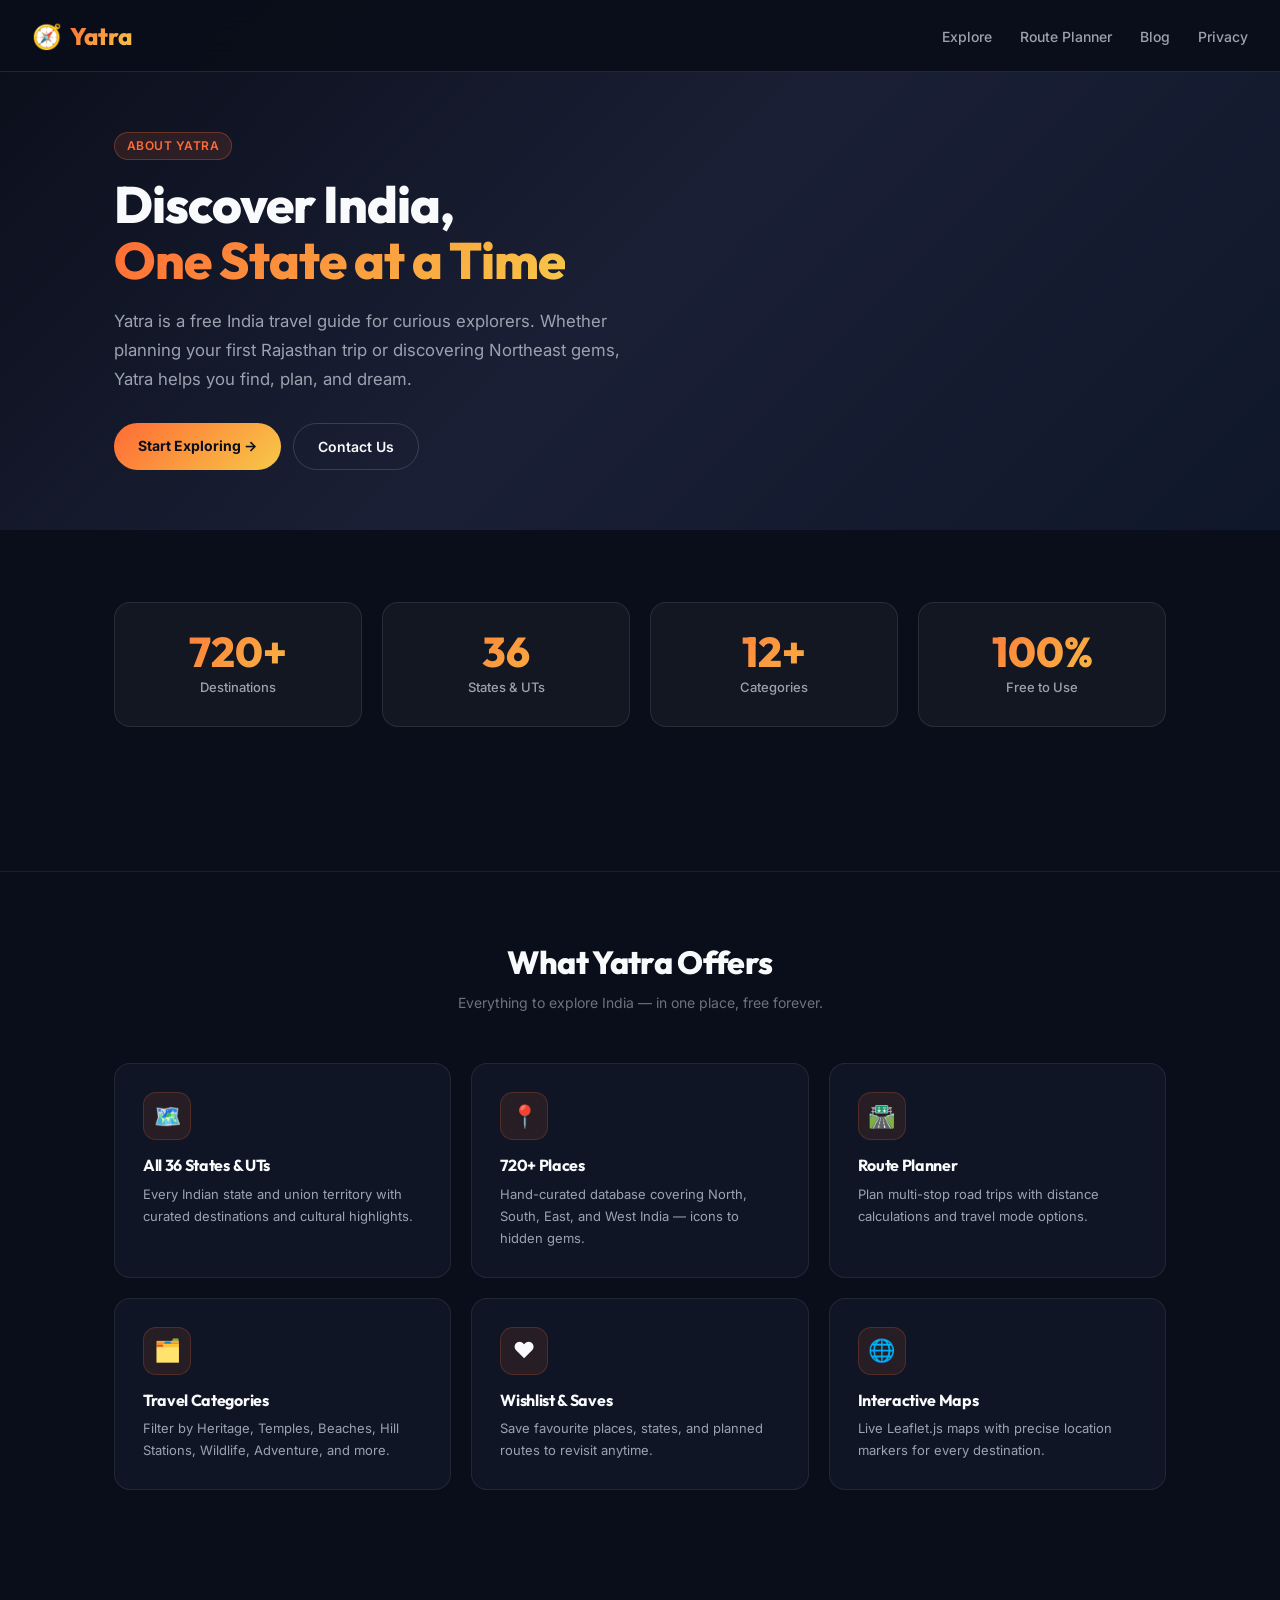
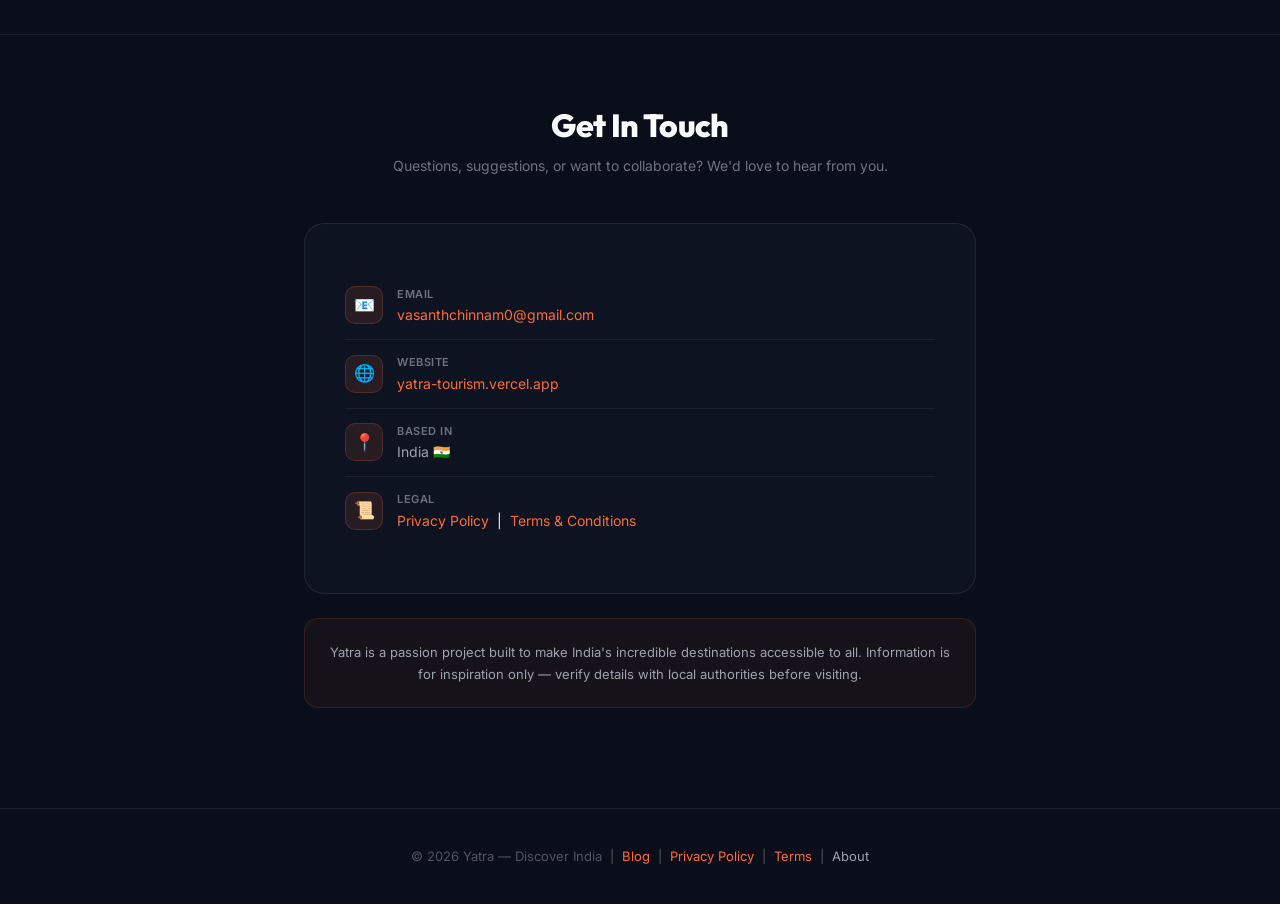
<file: about.html>
<!DOCTYPE html>
<html lang="en">
<head>
  <meta charset="UTF-8">
  <meta name="viewport" content="width=device-width, initial-scale=1.0">
  <title>About Yatra — India's Travel Guide</title>
  <meta name="description" content="About Yatra — a free India travel guide covering 720+ destinations across all 36 states and union territories.">
  <meta name="robots" content="index, follow">
  <link rel="canonical" href="https://yatra-tourism.vercel.app/about.html">
  <link rel="icon" type="image/svg+xml" href="data:image/svg+xml,<svg xmlns='http://www.w3.org/2000/svg' viewBox='0 0 100 100'><text y='.9em' font-size='90'>🧭</text></svg>">
  <link rel="preconnect" href="https://fonts.googleapis.com">
  <link rel="preconnect" href="https://fonts.gstatic.com" crossorigin>
  <link href="https://fonts.googleapis.com/css2?family=Inter:wght@400;500;600&family=Outfit:wght@700;800&display=swap" rel="stylesheet">
  <link rel="stylesheet" href="css/index.css">
  <style>
    body { background: #0A0E1A; color: #F9FAFB; }
    .ab-nav { position: fixed; top: 0; left: 0; right: 0; height: 72px; z-index: 500; display: flex; align-items: center; padding: 0 32px; background: rgba(10,14,26,0.95); border-bottom: 1px solid rgba(255,255,255,0.1); backdrop-filter: blur(20px); }
    .ab-nav-inner { display: flex; align-items: center; justify-content: space-between; width: 100%; max-width: 1280px; margin: 0 auto; }
    .logo { display: flex; align-items: center; gap: 8px; font-family: 'Outfit',sans-serif; font-size: 1.5rem; font-weight: 800; text-decoration: none; }
    .logo-text { background: linear-gradient(135deg,#FF6B35,#F7C948); -webkit-background-clip: text; -webkit-text-fill-color: transparent; background-clip: text; }
    .nl a { color: #9CA3AF; font-size: 14px; font-weight: 500; text-decoration: none; margin-left: 24px; }
    .nl a:hover { color: #FF6B35; }
    .container { max-width: 1100px; margin: 0 auto; padding: 0 24px; }
    .container-sm { max-width: 720px; margin: 0 auto; padding: 0 24px; }
    .badge { display: inline-block; background: rgba(255,107,53,0.12); color: #FF6B35; border: 1px solid rgba(255,107,53,0.3); border-radius: 999px; font-size: 12px; font-weight: 600; padding: 4px 12px; margin-bottom: 16px; }
    .hero { min-height: 460px; background: linear-gradient(135deg,#0A0E1A,#1A1F35,#0F172A); display: flex; align-items: center; padding-top: 72px; }
    .stat-grid { display: grid; grid-template-columns: repeat(auto-fit,minmax(150px,1fr)); gap: 20px; }
    .stat-card { background: rgba(255,255,255,0.04); border: 1px solid rgba(255,255,255,0.09); border-radius: 16px; padding: 28px 20px; text-align: center; }
    .stat-num { font-family: 'Outfit',sans-serif; font-size: 2.6rem; font-weight: 800; background: linear-gradient(135deg,#FF6B35,#F7C948); -webkit-background-clip: text; -webkit-text-fill-color: transparent; background-clip: text; line-height: 1; margin-bottom: 6px; }
    .stat-lbl { color: #9CA3AF; font-size: 13px; font-weight: 500; }
    .feat-grid { display: grid; grid-template-columns: repeat(auto-fit,minmax(260px,1fr)); gap: 20px; }
    .feat-card { background: rgba(17,24,39,0.8); border: 1px solid rgba(255,255,255,0.08); border-radius: 16px; padding: 28px; transition: border-color 0.3s, transform 0.3s; }
    .feat-card:hover { border-color: rgba(255,107,53,0.3); transform: translateY(-3px); }
    .feat-icon { width: 48px; height: 48px; border-radius: 13px; background: rgba(255,107,53,0.1); border: 1px solid rgba(255,107,53,0.2); display: flex; align-items: center; justify-content: center; font-size: 22px; margin-bottom: 16px; }
    .feat-card h3 { font-family: 'Outfit',sans-serif; font-size: 1rem; font-weight: 700; color: #F9FAFB; margin-bottom: 8px; }
    .feat-card p { font-size: 13px; color: #9CA3AF; line-height: 1.7; }
    .contact-box { background: rgba(17,24,39,0.6); border: 1px solid rgba(255,255,255,0.08); border-radius: 20px; padding: 48px 40px; }
    .contact-row { display: flex; align-items: center; gap: 14px; padding: 14px 0; border-bottom: 1px solid rgba(255,255,255,0.06); }
    .contact-row:last-child { border-bottom: none; }
    .c-icon { width: 38px; height: 38px; border-radius: 10px; background: rgba(255,107,53,0.1); border: 1px solid rgba(255,107,53,0.2); display: flex; align-items: center; justify-content: center; font-size: 17px; flex-shrink: 0; }
    .c-lbl { font-size: 11px; color: #6B7280; font-weight: 600; text-transform: uppercase; letter-spacing: 0.05em; }
    .c-val { font-size: 14px; color: #F9FAFB; margin-top: 2px; }
    .c-val a { color: #FF6B35; text-decoration: none; }
    footer { background: #0A0E1A; border-top: 1px solid rgba(255,255,255,0.07); padding: 36px 0; text-align: center; }
    footer p { color: #4B5563; font-size: 13px; }
    footer a { color: #FF6B35; text-decoration: none; }
    hr.div { border: none; border-top: 1px solid rgba(255,255,255,0.07); margin: 72px 0; }
  </style>

  <!-- ✅ Vercel Web Analytics -->
  <script defer src="https://cdn.vercel-insights.com/v1/script.js"></script>

</head>
<body>

<nav class="ab-nav">
  <div class="ab-nav-inner">
    <a href="index.html" class="logo"><span>🧭</span><span class="logo-text">Yatra</span></a>
    <div class="nl">
      <a href="index.html#/explore">Explore</a>
      <a href="index.html#/route-planner">Route Planner</a>
      <a href="blog.html">Blog</a>
      <a href="privacy-policy.html">Privacy</a>
    </div>
  </div>
</nav>

<!-- Hero -->
<section class="hero">
  <div class="container" style="padding-top:60px; padding-bottom:60px;">
    <span class="badge">About Yatra</span>
    <h1 style="font-family:'Outfit',sans-serif; font-size:clamp(2rem,5vw,3.2rem); font-weight:800; line-height:1.1; margin-bottom:18px;">
      Discover India,<br>
      <span style="background:linear-gradient(135deg,#FF6B35,#F7C948); -webkit-background-clip:text; -webkit-text-fill-color:transparent; background-clip:text;">One State at a Time</span>
    </h1>
    <p style="color:#9CA3AF; font-size:1.05rem; line-height:1.75; max-width:540px; margin-bottom:28px;">Yatra is a free India travel guide for curious explorers. Whether planning your first Rajasthan trip or discovering Northeast gems, Yatra helps you find, plan, and dream.</p>
    <div style="display:flex; gap:12px; flex-wrap:wrap;">
      <a href="index.html#/explore" style="background:linear-gradient(135deg,#FF6B35,#F7C948); color:#0A0E1A; font-weight:700; font-size:14px; padding:12px 24px; border-radius:999px; text-decoration:none;">Start Exploring →</a>
      <a href="#contact" style="border:1px solid rgba(255,255,255,0.15); color:#F9FAFB; font-weight:600; font-size:14px; padding:12px 24px; border-radius:999px; text-decoration:none;">Contact Us</a>
    </div>
  </div>
</section>

<!-- Stats -->
<section style="padding:72px 0; background:#0A0E1A;">
  <div class="container">
    <div class="stat-grid">
      <div class="stat-card"><div class="stat-num">720+</div><div class="stat-lbl">Destinations</div></div>
      <div class="stat-card"><div class="stat-num">36</div><div class="stat-lbl">States & UTs</div></div>
      <div class="stat-card"><div class="stat-num">12+</div><div class="stat-lbl">Categories</div></div>
      <div class="stat-card"><div class="stat-num">100%</div><div class="stat-lbl">Free to Use</div></div>
    </div>
  </div>
</section>

<hr class="div">

<!-- Features -->
<section style="padding: 0 0 72px;">
  <div class="container">
    <div style="text-align:center; margin-bottom:48px;">
      <h2 style="font-family:'Outfit',sans-serif; font-size:2rem; font-weight:800; color:#F9FAFB; margin-bottom:10px;">What Yatra Offers</h2>
      <p style="color:#6B7280; font-size:14px;">Everything to explore India — in one place, free forever.</p>
    </div>
    <div class="feat-grid">
      <div class="feat-card"><div class="feat-icon">🗺️</div><h3>All 36 States & UTs</h3><p>Every Indian state and union territory with curated destinations and cultural highlights.</p></div>
      <div class="feat-card"><div class="feat-icon">📍</div><h3>720+ Places</h3><p>Hand-curated database covering North, South, East, and West India — icons to hidden gems.</p></div>
      <div class="feat-card"><div class="feat-icon">🛣️</div><h3>Route Planner</h3><p>Plan multi-stop road trips with distance calculations and travel mode options.</p></div>
      <div class="feat-card"><div class="feat-icon">🗂️</div><h3>Travel Categories</h3><p>Filter by Heritage, Temples, Beaches, Hill Stations, Wildlife, Adventure, and more.</p></div>
      <div class="feat-card"><div class="feat-icon">❤️</div><h3>Wishlist & Saves</h3><p>Save favourite places, states, and planned routes to revisit anytime.</p></div>
      <div class="feat-card"><div class="feat-icon">🌐</div><h3>Interactive Maps</h3><p>Live Leaflet.js maps with precise location markers for every destination.</p></div>
    </div>
  </div>
</section>

<hr class="div">

<!-- Contact -->
<section id="contact" style="padding: 0 0 100px;">
  <div class="container-sm">
    <div style="text-align:center; margin-bottom:44px;">
      <h2 style="font-family:'Outfit',sans-serif; font-size:2rem; font-weight:800; color:#F9FAFB; margin-bottom:10px;">Get In Touch</h2>
      <p style="color:#6B7280; font-size:14px;">Questions, suggestions, or want to collaborate? We'd love to hear from you.</p>
    </div>
    <div class="contact-box">
      <div class="contact-row"><div class="c-icon">📧</div><div><div class="c-lbl">Email</div><div class="c-val"><a href="mailto:vasanthchinnam0@gmail.com">vasanthchinnam0@gmail.com</a></div></div></div>
      <div class="contact-row"><div class="c-icon">🌐</div><div><div class="c-lbl">Website</div><div class="c-val"><a href="https://yatra-tourism.vercel.app">yatra-tourism.vercel.app</a></div></div></div>
      <div class="contact-row"><div class="c-icon">📍</div><div><div class="c-lbl">Based in</div><div class="c-val" style="color:#9CA3AF;">India 🇮🇳</div></div></div>
      <div class="contact-row"><div class="c-icon">📜</div><div><div class="c-lbl">Legal</div><div class="c-val"><a href="privacy-policy.html">Privacy Policy</a> &nbsp;|&nbsp; <a href="terms.html">Terms & Conditions</a></div></div></div>
    </div>
    <div style="background:rgba(255,107,53,0.05); border:1px solid rgba(255,107,53,0.15); border-radius:14px; padding:22px; margin-top:24px; text-align:center;">
      <p style="color:#9CA3AF; font-size:13px; line-height:1.7;">Yatra is a passion project built to make India's incredible destinations accessible to all. Information is for inspiration only — verify details with local authorities before visiting.</p>
    </div>
  </div>
</section>

<footer>
  <p>&copy; <script>document.write(new Date().getFullYear())</script> Yatra — Discover India &nbsp;|&nbsp; <a href="blog.html">Blog</a> &nbsp;|&nbsp; <a href="privacy-policy.html">Privacy Policy</a> &nbsp;|&nbsp; <a href="terms.html">Terms</a> &nbsp;|&nbsp; <a href="about.html" style="color:#9CA3AF;">About</a></p>
</footer>

</body>
</html>
</file>
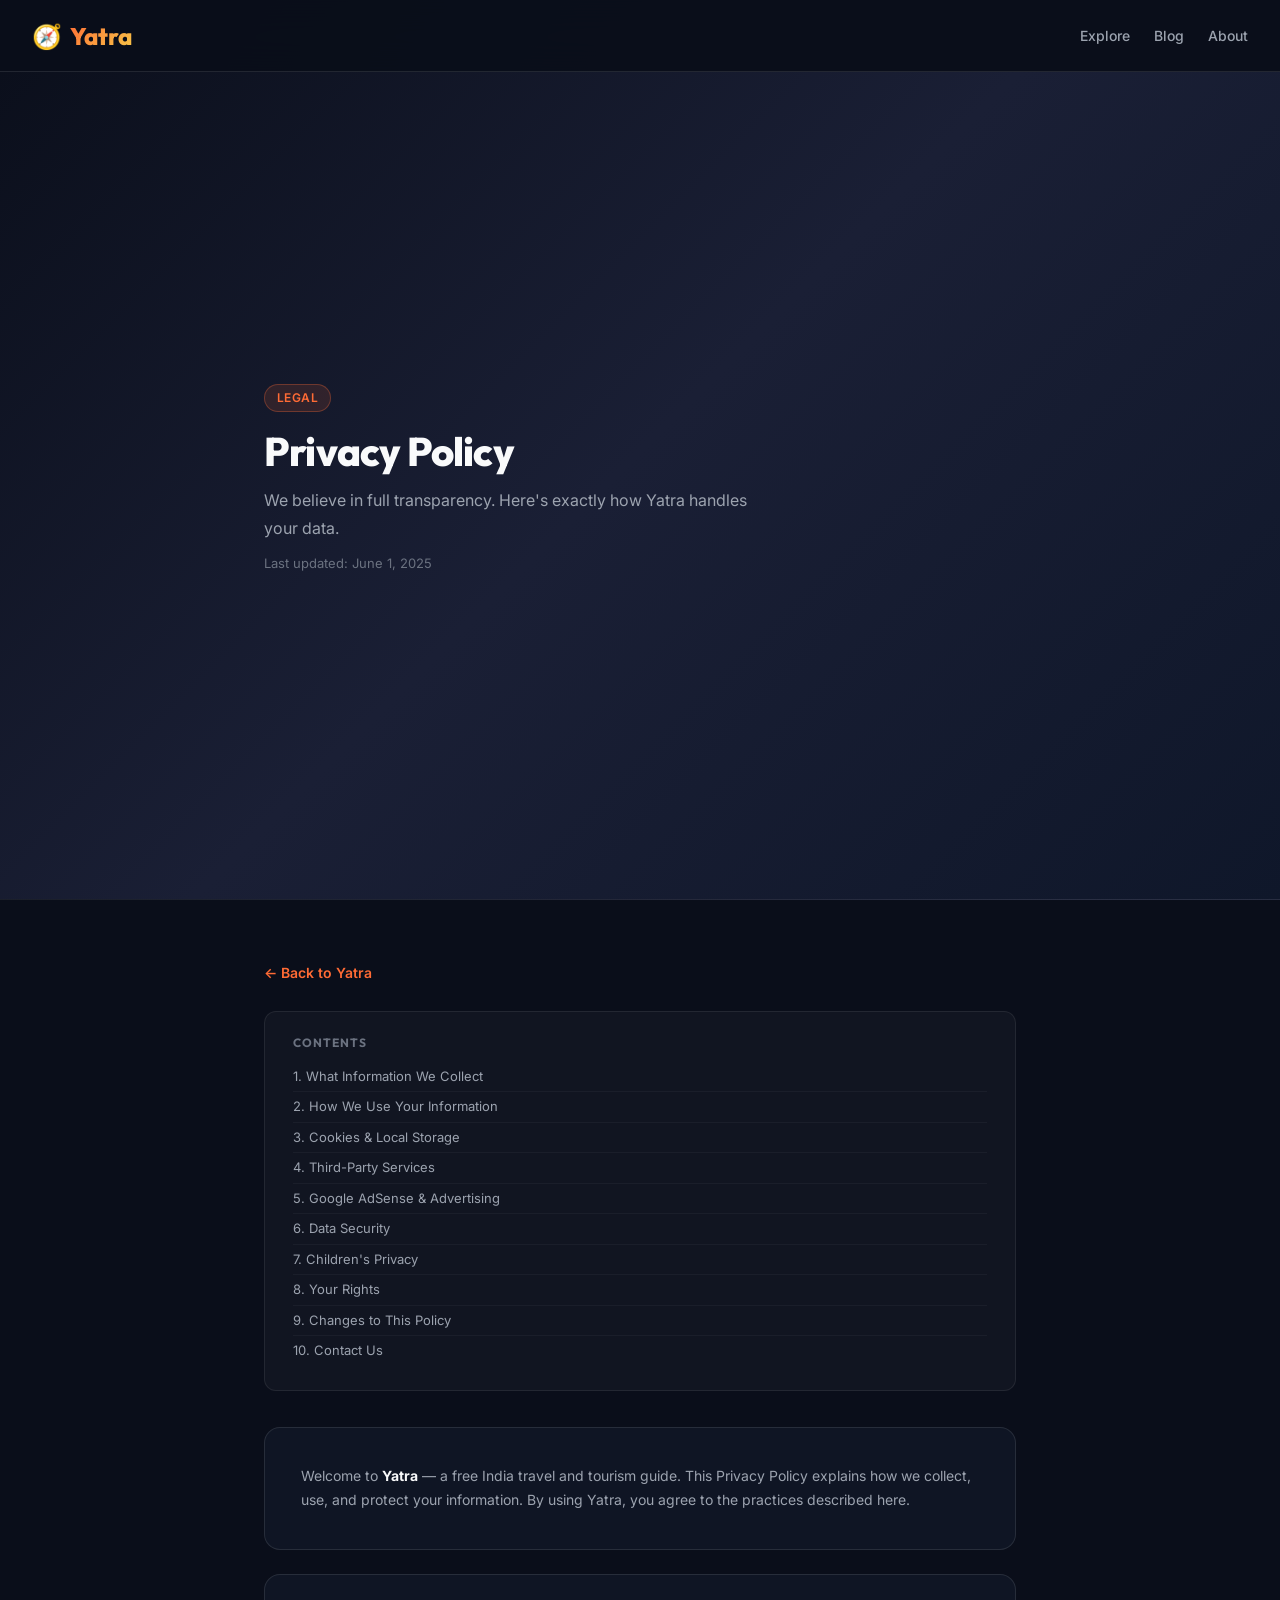
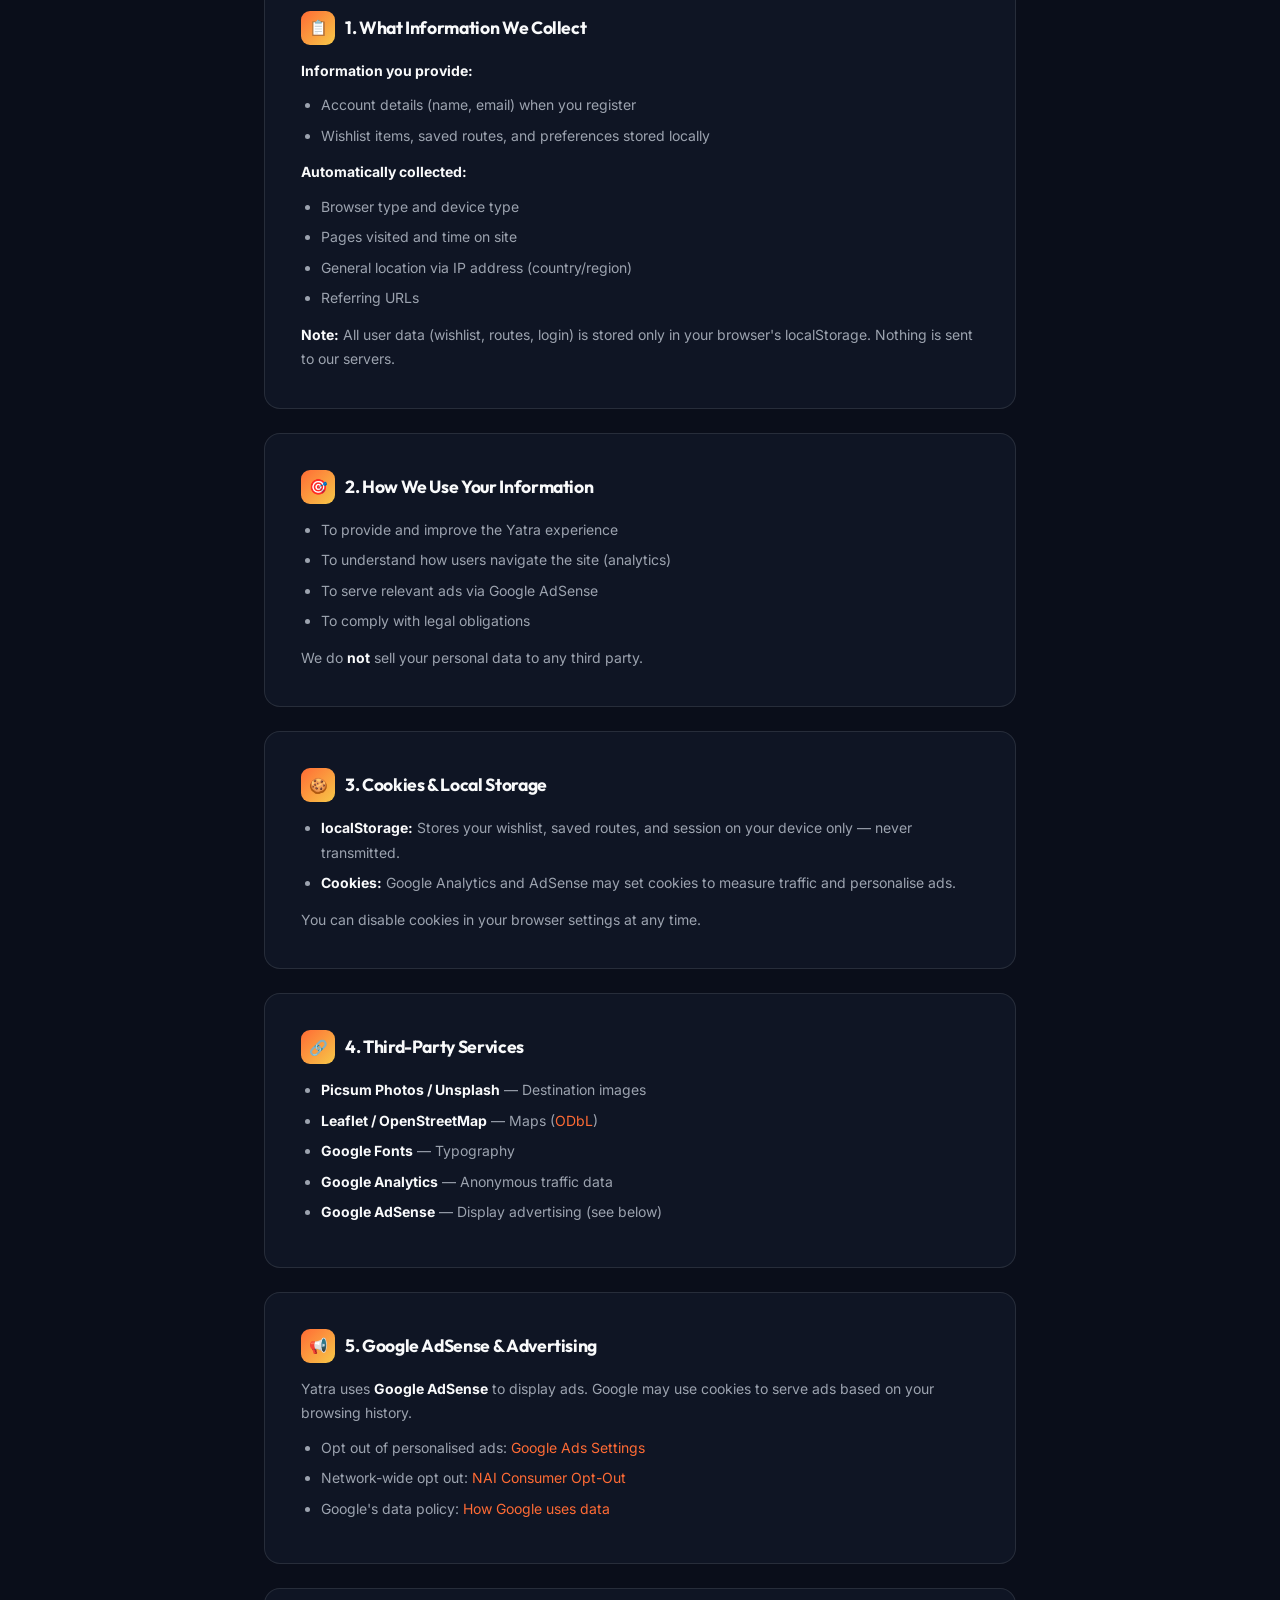
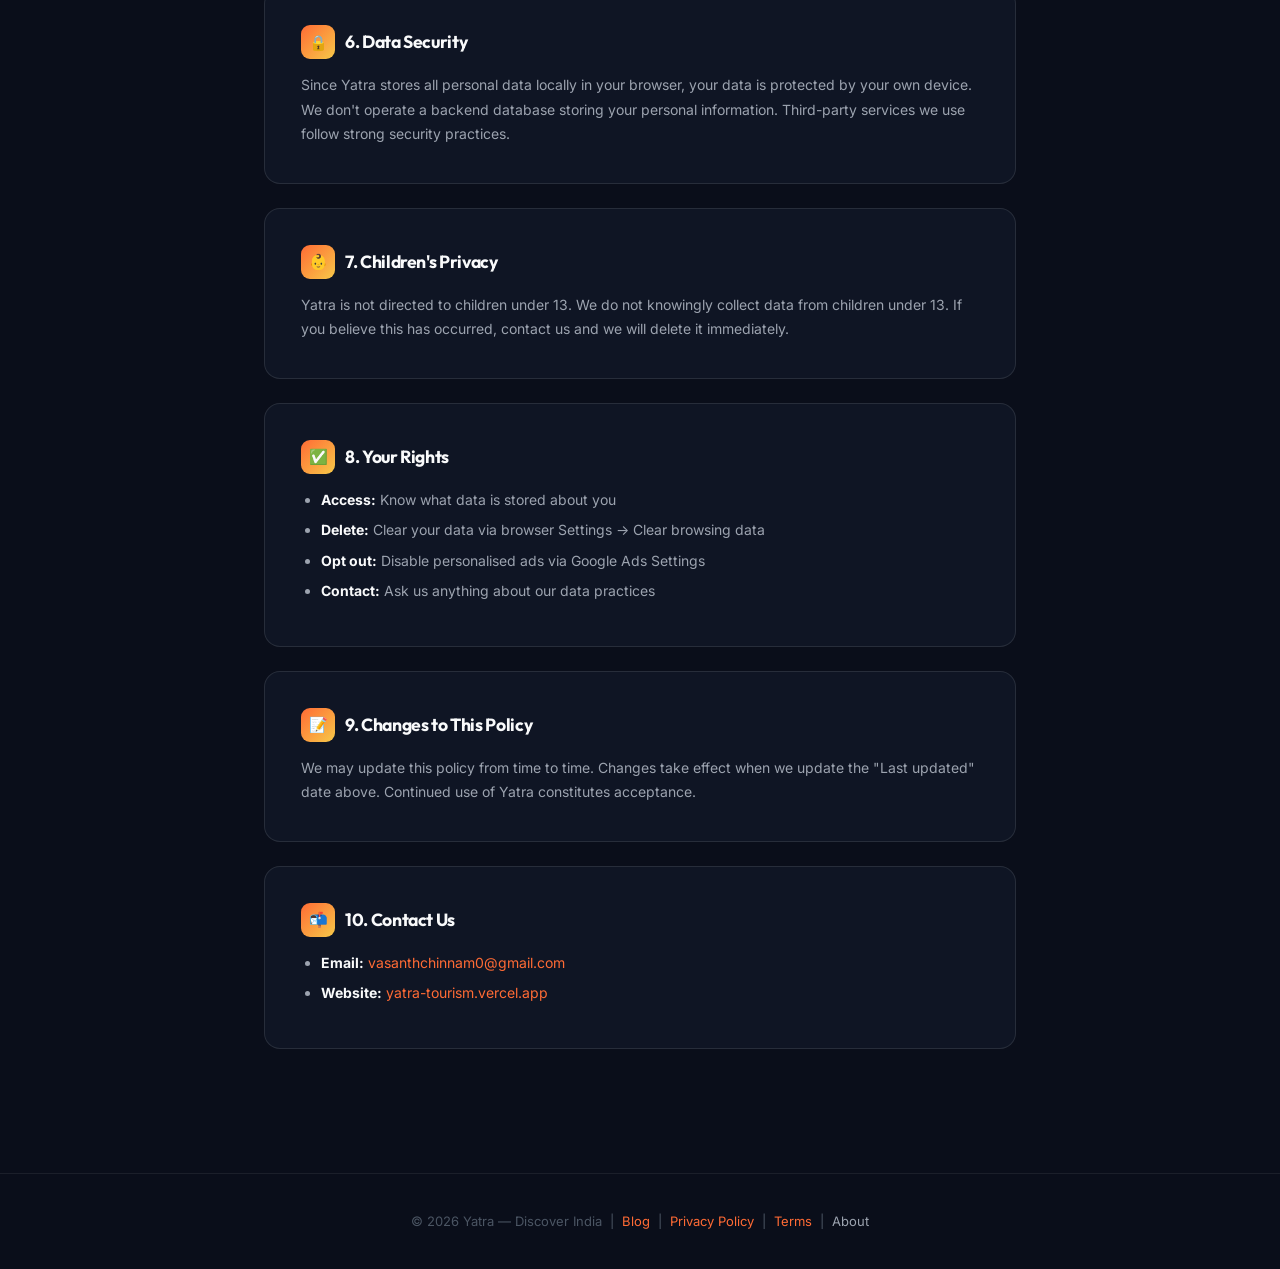
<file: privacy-policy.html>
<!DOCTYPE html>
<html lang="en">
<head>
  <meta charset="UTF-8">
  <meta name="viewport" content="width=device-width, initial-scale=1.0">
  <title>Privacy Policy — Yatra</title>
  <meta name="description" content="Privacy Policy for Yatra — India travel guide. How we collect, use, and protect your data.">
  <meta name="robots" content="index, follow">
  <link rel="canonical" href="https://yatra-tourism.vercel.app/privacy-policy.html">
  <link rel="icon" type="image/svg+xml" href="data:image/svg+xml,<svg xmlns='http://www.w3.org/2000/svg' viewBox='0 0 100 100'><text y='.9em' font-size='90'>🧭</text></svg>">
  <link rel="preconnect" href="https://fonts.googleapis.com">
  <link rel="preconnect" href="https://fonts.gstatic.com" crossorigin>
  <link href="https://fonts.googleapis.com/css2?family=Inter:wght@400;500;600&family=Outfit:wght@700;800&display=swap" rel="stylesheet">
  <link rel="stylesheet" href="css/index.css">
  <style>
    body { background: #0A0E1A; color: #F9FAFB; }
    .pp-nav {
      position: fixed; top: 0; left: 0; right: 0; height: 72px; z-index: 500;
      display: flex; align-items: center; padding: 0 32px;
      background: rgba(10,14,26,0.95); border-bottom: 1px solid rgba(255,255,255,0.1);
      backdrop-filter: blur(20px);
    }
    .pp-nav-inner { display: flex; align-items: center; justify-content: space-between; width: 100%; max-width: 1280px; margin: 0 auto; }
    .logo { display: flex; align-items: center; gap: 8px; font-family: 'Outfit',sans-serif; font-size: 1.5rem; font-weight: 800; text-decoration: none; }
    .logo-text { background: linear-gradient(135deg,#FF6B35,#F7C948); -webkit-background-clip: text; -webkit-text-fill-color: transparent; background-clip: text; }
    .nav-links-pp { display: flex; gap: 24px; }
    .nav-links-pp a { color: #9CA3AF; font-size: 14px; font-weight: 500; text-decoration: none; }
    .nav-links-pp a:hover { color: #FF6B35; }
    .hero { background: linear-gradient(135deg,#0A0E1A,#1A1F35,#0F172A); padding: 120px 0 60px; border-bottom: 1px solid rgba(255,255,255,0.07); }
    .badge { display: inline-block; background: rgba(255,107,53,0.12); color: #FF6B35; border: 1px solid rgba(255,107,53,0.3); border-radius: 999px; font-size: 12px; font-weight: 600; padding: 4px 12px; margin-bottom: 16px; }
    .container { max-width: 800px; margin: 0 auto; padding: 0 24px; }
    .body-section { padding: 60px 0 100px; }
    .card { background: rgba(17,24,39,0.8); border: 1px solid rgba(255,255,255,0.1); border-radius: 16px; padding: 36px; margin-bottom: 24px; }
    .card h2 { font-family: 'Outfit',sans-serif; font-size: 1.1rem; font-weight: 700; color: #F9FAFB; margin-bottom: 14px; display: flex; align-items: center; gap: 10px; }
    .card-icon { width: 34px; height: 34px; border-radius: 9px; background: linear-gradient(135deg,#FF6B35,#F7C948); display: flex; align-items: center; justify-content: center; font-size: 15px; flex-shrink: 0; }
    .card p, .card li { color: #9CA3AF; line-height: 1.75; font-size: 14px; }
    .card ul { list-style: disc; padding-left: 20px; margin-top: 10px; }
    .card ul li { margin-bottom: 6px; }
    .card a { color: #FF6B35; }
    .toc { background: rgba(255,255,255,0.03); border: 1px solid rgba(255,255,255,0.08); border-radius: 12px; padding: 24px 28px; margin-bottom: 36px; }
    .toc h3 { font-size: 12px; font-weight: 700; color: #6B7280; text-transform: uppercase; letter-spacing: 0.08em; margin-bottom: 12px; }
    .toc a { display: block; color: #9CA3AF; font-size: 13px; padding: 5px 0; border-bottom: 1px solid rgba(255,255,255,0.04); text-decoration: none; }
    .toc a:hover { color: #FF6B35; }
    .toc a:last-child { border-bottom: none; }
    .back { display: inline-flex; align-items: center; gap: 6px; color: #FF6B35; font-size: 14px; font-weight: 600; text-decoration: none; margin-bottom: 28px; }
    footer { background: #0A0E1A; border-top: 1px solid rgba(255,255,255,0.07); padding: 36px 0; text-align: center; }
    footer p { color: #4B5563; font-size: 13px; }
    footer a { color: #FF6B35; text-decoration: none; }
  </style>

  <!-- ✅ Vercel Web Analytics -->
  <script defer src="https://cdn.vercel-insights.com/v1/script.js"></script>

</head>
<body>

<nav class="pp-nav">
  <div class="pp-nav-inner">
    <a href="index.html" class="logo"><span>🧭</span><span class="logo-text">Yatra</span></a>
    <div class="nav-links-pp">
      <a href="index.html#/explore">Explore</a>
      <a href="blog.html">Blog</a>
      <a href="about.html">About</a>
    </div>
  </div>
</nav>

<section class="hero">
  <div class="container">
    <span class="badge">Legal</span>
    <h1 style="font-family:'Outfit',sans-serif; font-size:2.5rem; font-weight:800; margin-bottom:12px;">Privacy Policy</h1>
    <p style="color:#9CA3AF; font-size:1rem; max-width:520px;">We believe in full transparency. Here's exactly how Yatra handles your data.</p>
    <p style="color:#6B7280; font-size:13px; margin-top:10px;">Last updated: June 1, 2025</p>
  </div>
</section>

<section class="body-section">
  <div class="container">
    <a href="index.html" class="back">← Back to Yatra</a>

    <div class="toc">
      <h3>Contents</h3>
      <a href="#collect">1. What Information We Collect</a>
      <a href="#use">2. How We Use Your Information</a>
      <a href="#cookies">3. Cookies & Local Storage</a>
      <a href="#third-party">4. Third-Party Services</a>
      <a href="#adsense">5. Google AdSense & Advertising</a>
      <a href="#security">6. Data Security</a>
      <a href="#children">7. Children's Privacy</a>
      <a href="#rights">8. Your Rights</a>
      <a href="#changes">9. Changes to This Policy</a>
      <a href="#contact">10. Contact Us</a>
    </div>

    <div class="card">
      <p>Welcome to <strong style="color:#F9FAFB;">Yatra</strong> — a free India travel and tourism guide. This Privacy Policy explains how we collect, use, and protect your information. By using Yatra, you agree to the practices described here.</p>
    </div>

    <div class="card" id="collect">
      <h2><span class="card-icon">📋</span> 1. What Information We Collect</h2>
      <p><strong style="color:#F9FAFB;">Information you provide:</strong></p>
      <ul>
        <li>Account details (name, email) when you register</li>
        <li>Wishlist items, saved routes, and preferences stored locally</li>
      </ul>
      <p style="margin-top:12px;"><strong style="color:#F9FAFB;">Automatically collected:</strong></p>
      <ul>
        <li>Browser type and device type</li>
        <li>Pages visited and time on site</li>
        <li>General location via IP address (country/region)</li>
        <li>Referring URLs</li>
      </ul>
      <p style="margin-top:12px;"><strong style="color:#F9FAFB;">Note:</strong> All user data (wishlist, routes, login) is stored only in your browser's localStorage. Nothing is sent to our servers.</p>
    </div>

    <div class="card" id="use">
      <h2><span class="card-icon">🎯</span> 2. How We Use Your Information</h2>
      <ul>
        <li>To provide and improve the Yatra experience</li>
        <li>To understand how users navigate the site (analytics)</li>
        <li>To serve relevant ads via Google AdSense</li>
        <li>To comply with legal obligations</li>
      </ul>
      <p style="margin-top:12px;">We do <strong style="color:#F9FAFB;">not</strong> sell your personal data to any third party.</p>
    </div>

    <div class="card" id="cookies">
      <h2><span class="card-icon">🍪</span> 3. Cookies & Local Storage</h2>
      <ul>
        <li><strong style="color:#F9FAFB;">localStorage:</strong> Stores your wishlist, saved routes, and session on your device only — never transmitted.</li>
        <li><strong style="color:#F9FAFB;">Cookies:</strong> Google Analytics and AdSense may set cookies to measure traffic and personalise ads.</li>
      </ul>
      <p style="margin-top:12px;">You can disable cookies in your browser settings at any time.</p>
    </div>

    <div class="card" id="third-party">
      <h2><span class="card-icon">🔗</span> 4. Third-Party Services</h2>
      <ul>
        <li><strong style="color:#F9FAFB;">Picsum Photos / Unsplash</strong> — Destination images</li>
        <li><strong style="color:#F9FAFB;">Leaflet / OpenStreetMap</strong> — Maps (<a href="https://www.openstreetmap.org/copyright" target="_blank" rel="noopener">ODbL</a>)</li>
        <li><strong style="color:#F9FAFB;">Google Fonts</strong> — Typography</li>
        <li><strong style="color:#F9FAFB;">Google Analytics</strong> — Anonymous traffic data</li>
        <li><strong style="color:#F9FAFB;">Google AdSense</strong> — Display advertising (see below)</li>
      </ul>
    </div>

    <div class="card" id="adsense">
      <h2><span class="card-icon">📢</span> 5. Google AdSense & Advertising</h2>
      <p>Yatra uses <strong style="color:#F9FAFB;">Google AdSense</strong> to display ads. Google may use cookies to serve ads based on your browsing history.</p>
      <ul style="margin-top:10px;">
        <li>Opt out of personalised ads: <a href="https://www.google.com/settings/ads" target="_blank" rel="noopener">Google Ads Settings</a></li>
        <li>Network-wide opt out: <a href="https://www.networkadvertising.org/choices/" target="_blank" rel="noopener">NAI Consumer Opt-Out</a></li>
        <li>Google's data policy: <a href="https://policies.google.com/technologies/partner-sites" target="_blank" rel="noopener">How Google uses data</a></li>
      </ul>
    </div>

    <div class="card" id="security">
      <h2><span class="card-icon">🔒</span> 6. Data Security</h2>
      <p>Since Yatra stores all personal data locally in your browser, your data is protected by your own device. We don't operate a backend database storing your personal information. Third-party services we use follow strong security practices.</p>
    </div>

    <div class="card" id="children">
      <h2><span class="card-icon">👶</span> 7. Children's Privacy</h2>
      <p>Yatra is not directed to children under 13. We do not knowingly collect data from children under 13. If you believe this has occurred, contact us and we will delete it immediately.</p>
    </div>

    <div class="card" id="rights">
      <h2><span class="card-icon">✅</span> 8. Your Rights</h2>
      <ul>
        <li><strong style="color:#F9FAFB;">Access:</strong> Know what data is stored about you</li>
        <li><strong style="color:#F9FAFB;">Delete:</strong> Clear your data via browser Settings → Clear browsing data</li>
        <li><strong style="color:#F9FAFB;">Opt out:</strong> Disable personalised ads via Google Ads Settings</li>
        <li><strong style="color:#F9FAFB;">Contact:</strong> Ask us anything about our data practices</li>
      </ul>
    </div>

    <div class="card" id="changes">
      <h2><span class="card-icon">📝</span> 9. Changes to This Policy</h2>
      <p>We may update this policy from time to time. Changes take effect when we update the "Last updated" date above. Continued use of Yatra constitutes acceptance.</p>
    </div>

    <div class="card" id="contact">
      <h2><span class="card-icon">📬</span> 10. Contact Us</h2>
      <ul>
        <li><strong style="color:#F9FAFB;">Email:</strong> <a href="mailto:vasanthchinnam0@gmail.com">vasanthchinnam0@gmail.com</a></li>
        <li><strong style="color:#F9FAFB;">Website:</strong> <a href="https://yatra-tourism.vercel.app">yatra-tourism.vercel.app</a></li>
      </ul>
    </div>

  </div>
</section>

<footer>
  <p>&copy; <script>document.write(new Date().getFullYear())</script> Yatra — Discover India &nbsp;|&nbsp; <a href="blog.html">Blog</a> &nbsp;|&nbsp; <a href="privacy-policy.html">Privacy Policy</a> &nbsp;|&nbsp; <a href="terms.html">Terms</a> &nbsp;|&nbsp; <a href="about.html" style="color:#9CA3AF;">About</a></p>
</footer>

</body>
</html>
</file>
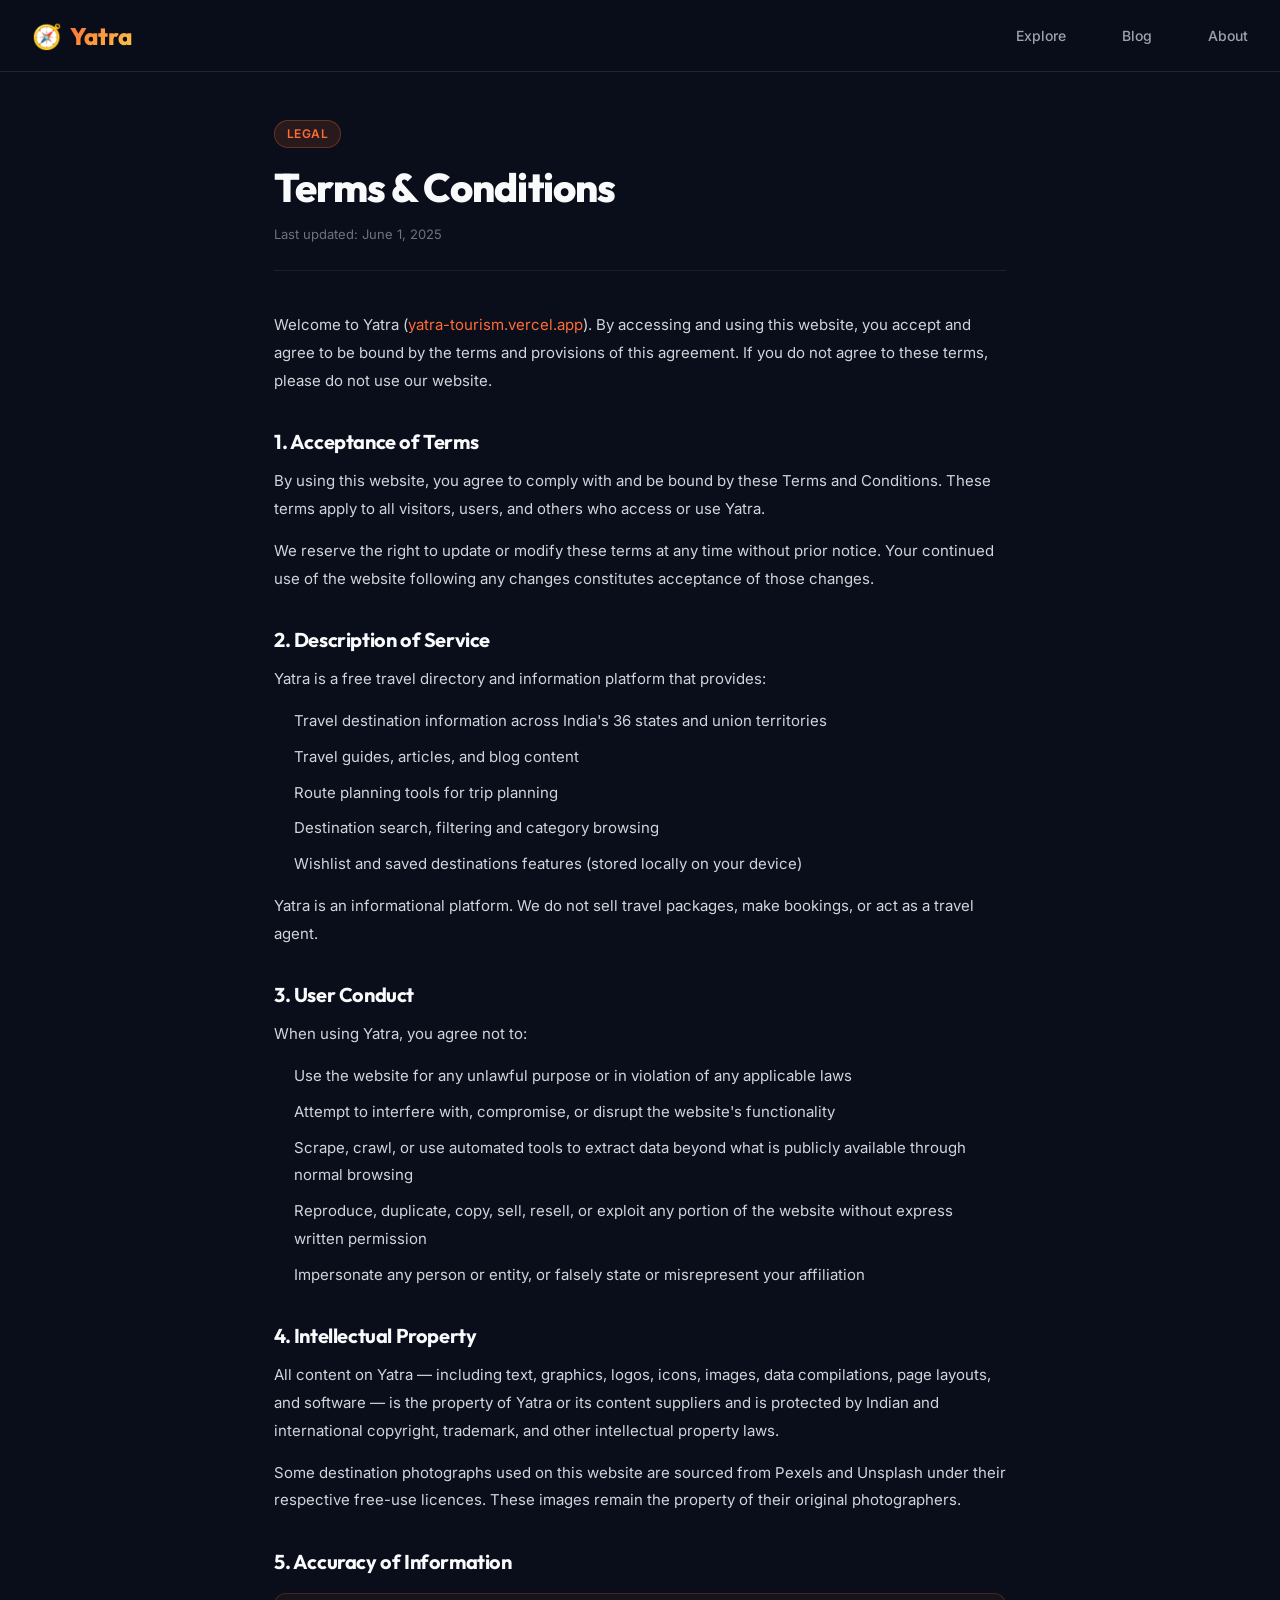
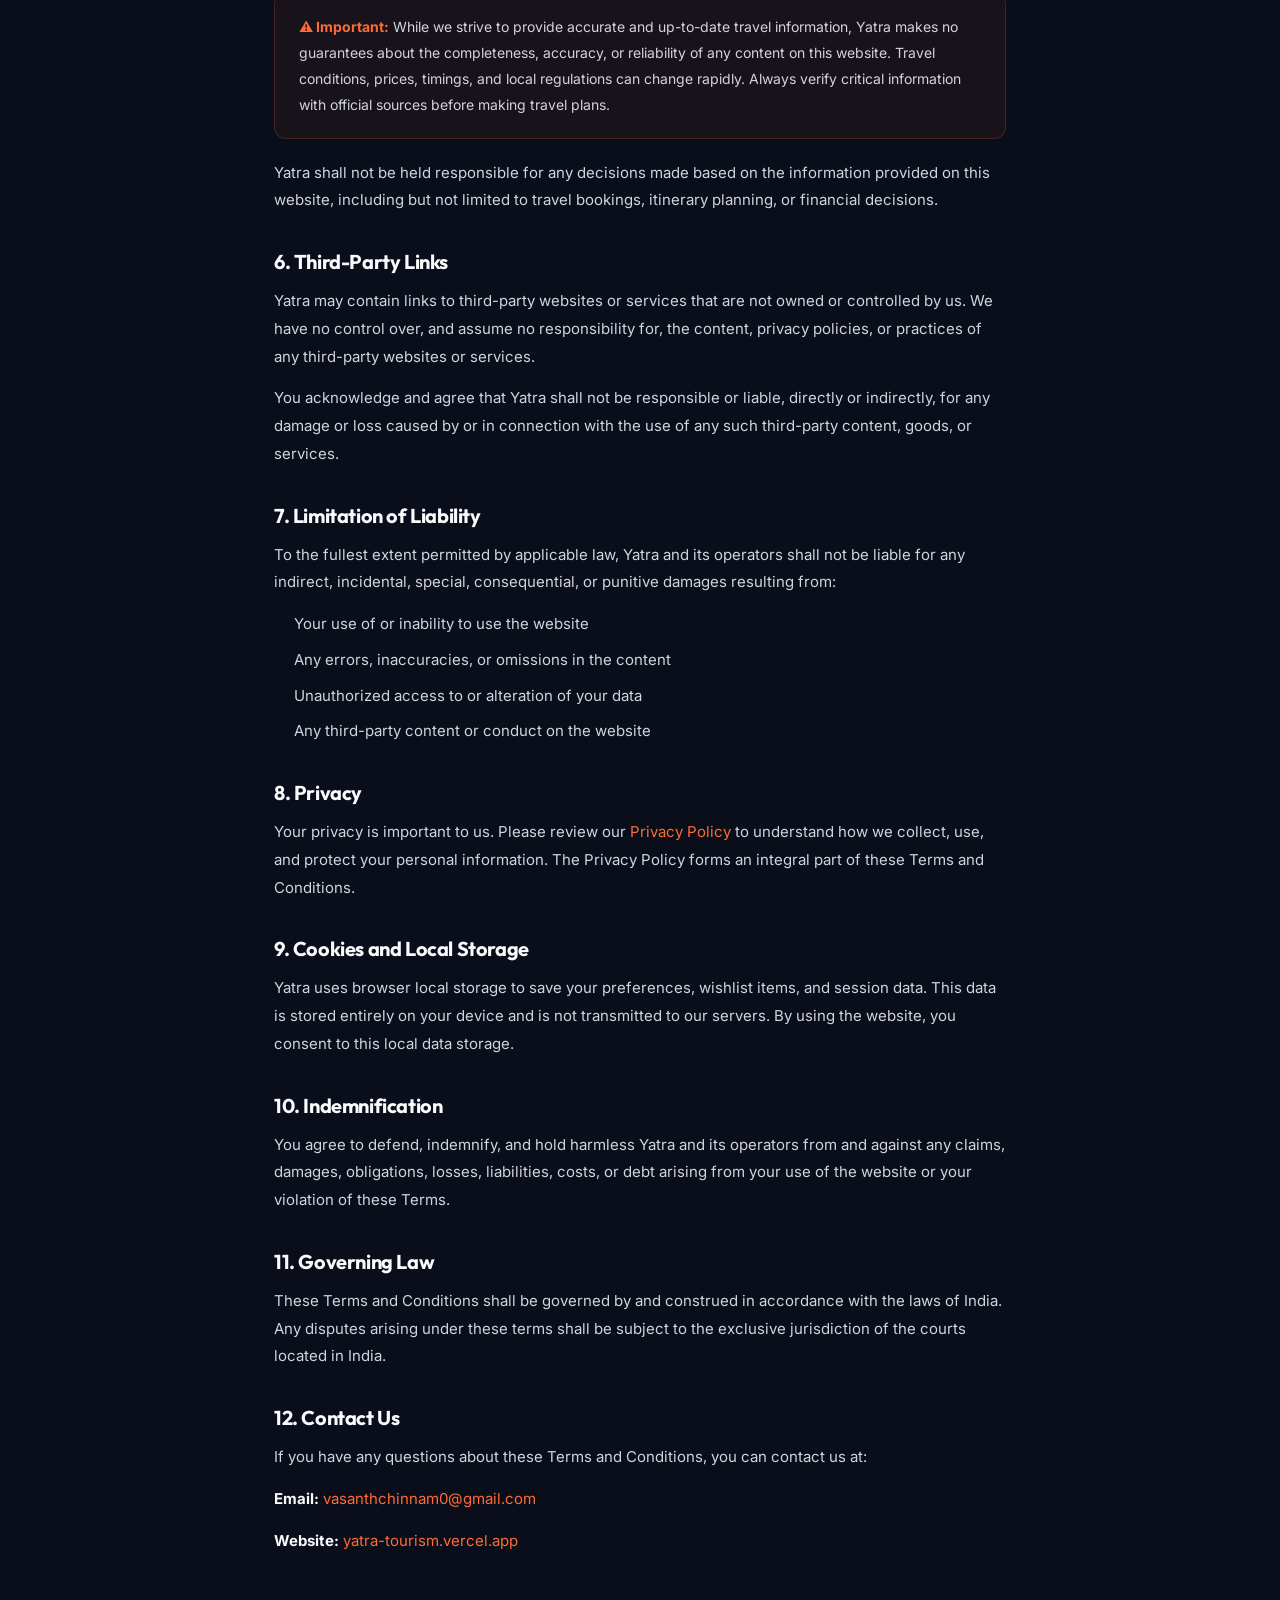
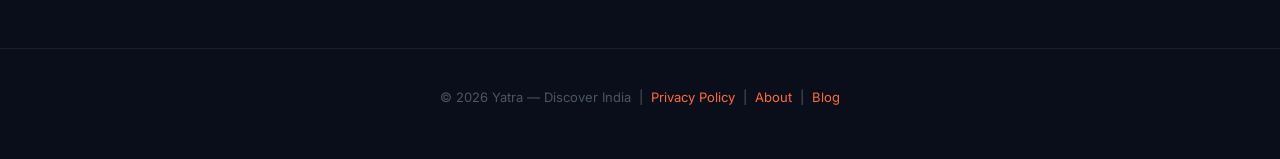
<file: terms.html>
<!DOCTYPE html>
<html lang="en">
<head>
  <meta charset="UTF-8">
  <meta name="viewport" content="width=device-width, initial-scale=1.0">
  <title>Terms & Conditions | Yatra — India Travel Directory</title>
  <meta name="description" content="Terms and Conditions for using Yatra travel directory website. Read our terms of use, disclaimers, and user guidelines.">
  <meta name="robots" content="index, follow">
  <link rel="canonical" href="https://yatra-tourism.vercel.app/terms.html">
  <meta property="og:title" content="Terms & Conditions | Yatra">
  <meta property="og:description" content="Terms and Conditions for using Yatra travel directory website.">
  <meta property="og:url" content="https://yatra-tourism.vercel.app/terms.html">
  <meta property="og:type" content="website">
  <link rel="icon" type="image/svg+xml" href="data:image/svg+xml,<svg xmlns='http://www.w3.org/2000/svg' viewBox='0 0 100 100'><text y='.9em' font-size='90'>🧭</text></svg>">
  <link rel="preconnect" href="https://fonts.googleapis.com">
  <link rel="preconnect" href="https://fonts.gstatic.com" crossorigin>
  <link href="https://fonts.googleapis.com/css2?family=Inter:wght@400;500;600&family=Outfit:wght@700;800&display=swap" rel="stylesheet">
  <link rel="stylesheet" href="css/index.css">
  <style>
    * { margin: 0; padding: 0; box-sizing: border-box; }
    body { background: #0A0E1A; color: #F9FAFB; font-family: 'Inter', sans-serif; }
    .page-nav { position: fixed; top: 0; left: 0; right: 0; height: 72px; z-index: 500; display: flex; align-items: center; padding: 0 32px; background: rgba(10,14,26,0.95); border-bottom: 1px solid rgba(255,255,255,0.1); backdrop-filter: blur(20px); }
    .nav-inner { display: flex; align-items: center; justify-content: space-between; width: 100%; max-width: 1280px; margin: 0 auto; }
    .logo { display: flex; align-items: center; gap: 8px; font-family: 'Outfit',sans-serif; font-size: 1.5rem; font-weight: 800; text-decoration: none; }
    .logo-text { background: linear-gradient(135deg,#FF6B35,#F7C948); -webkit-background-clip: text; -webkit-text-fill-color: transparent; background-clip: text; }
    .nav-links a { color: #9CA3AF; font-size: 14px; font-weight: 500; text-decoration: none; margin-left: 24px; }
    .nav-links a:hover { color: #FF6B35; }
    .content { max-width: 780px; margin: 0 auto; padding: 120px 24px 80px; }
    .badge { display: inline-block; background: rgba(255,107,53,0.12); color: #FF6B35; border: 1px solid rgba(255,107,53,0.3); border-radius: 999px; font-size: 12px; font-weight: 600; padding: 4px 12px; margin-bottom: 16px; }
    h1 { font-family: 'Outfit',sans-serif; font-size: clamp(1.8rem,4vw,2.5rem); font-weight: 800; margin-bottom: 12px; }
    .last-updated { color: #6B7280; font-size: 13px; margin-bottom: 40px; padding-bottom: 24px; border-bottom: 1px solid rgba(255,255,255,0.07); }
    h2 { font-family: 'Outfit',sans-serif; font-size: 1.25rem; font-weight: 700; color: #F9FAFB; margin: 36px 0 14px; }
    p, li { font-size: 15px; color: #D1D5DB; line-height: 1.85; margin-bottom: 14px; }
    ul { padding-left: 20px; margin-bottom: 14px; }
    li { margin-bottom: 8px; }
    a { color: #FF6B35; }
    .highlight-box { background: rgba(255,107,53,0.06); border: 1px solid rgba(255,107,53,0.2); border-radius: 12px; padding: 20px 24px; margin: 20px 0; }
    .highlight-box p { margin: 0; font-size: 14px; }
    footer { background: #0A0E1A; border-top: 1px solid rgba(255,255,255,0.07); padding: 36px 0; text-align: center; }
    footer p { color: #4B5563; font-size: 13px; }
    footer a { color: #FF6B35; text-decoration: none; }
    @media(max-width:600px){ .nav-links { display: none; } }
  </style>

  <!-- ✅ Vercel Web Analytics -->
  <script defer src="https://cdn.vercel-insights.com/v1/script.js"></script>

</head>
<body>

<nav class="page-nav">
  <div class="nav-inner">
    <a href="index.html" class="logo"><span>🧭</span><span class="logo-text">Yatra</span></a>
    <div class="nav-links">
      <a href="index.html#/explore">Explore</a>
      <a href="blog.html">Blog</a>
      <a href="about.html">About</a>
    </div>
  </div>
</nav>

<div class="content">
  <span class="badge">Legal</span>
  <h1>Terms & Conditions</h1>
  <p class="last-updated">Last updated: June 1, 2025</p>

  <p>Welcome to Yatra (<a href="https://yatra-tourism.vercel.app">yatra-tourism.vercel.app</a>). By accessing and using this website, you accept and agree to be bound by the terms and provisions of this agreement. If you do not agree to these terms, please do not use our website.</p>

  <h2>1. Acceptance of Terms</h2>
  <p>By using this website, you agree to comply with and be bound by these Terms and Conditions. These terms apply to all visitors, users, and others who access or use Yatra.</p>
  <p>We reserve the right to update or modify these terms at any time without prior notice. Your continued use of the website following any changes constitutes acceptance of those changes.</p>

  <h2>2. Description of Service</h2>
  <p>Yatra is a free travel directory and information platform that provides:</p>
  <ul>
    <li>Travel destination information across India's 36 states and union territories</li>
    <li>Travel guides, articles, and blog content</li>
    <li>Route planning tools for trip planning</li>
    <li>Destination search, filtering and category browsing</li>
    <li>Wishlist and saved destinations features (stored locally on your device)</li>
  </ul>
  <p>Yatra is an informational platform. We do not sell travel packages, make bookings, or act as a travel agent.</p>

  <h2>3. User Conduct</h2>
  <p>When using Yatra, you agree not to:</p>
  <ul>
    <li>Use the website for any unlawful purpose or in violation of any applicable laws</li>
    <li>Attempt to interfere with, compromise, or disrupt the website's functionality</li>
    <li>Scrape, crawl, or use automated tools to extract data beyond what is publicly available through normal browsing</li>
    <li>Reproduce, duplicate, copy, sell, resell, or exploit any portion of the website without express written permission</li>
    <li>Impersonate any person or entity, or falsely state or misrepresent your affiliation</li>
  </ul>

  <h2>4. Intellectual Property</h2>
  <p>All content on Yatra — including text, graphics, logos, icons, images, data compilations, page layouts, and software — is the property of Yatra or its content suppliers and is protected by Indian and international copyright, trademark, and other intellectual property laws.</p>
  <p>Some destination photographs used on this website are sourced from Pexels and Unsplash under their respective free-use licences. These images remain the property of their original photographers.</p>

  <h2>5. Accuracy of Information</h2>
  <div class="highlight-box">
    <p><strong style="color:#FF6B35;">⚠️ Important:</strong> While we strive to provide accurate and up-to-date travel information, Yatra makes no guarantees about the completeness, accuracy, or reliability of any content on this website. Travel conditions, prices, timings, and local regulations can change rapidly. Always verify critical information with official sources before making travel plans.</p>
  </div>
  <p>Yatra shall not be held responsible for any decisions made based on the information provided on this website, including but not limited to travel bookings, itinerary planning, or financial decisions.</p>

  <h2>6. Third-Party Links</h2>
  <p>Yatra may contain links to third-party websites or services that are not owned or controlled by us. We have no control over, and assume no responsibility for, the content, privacy policies, or practices of any third-party websites or services.</p>
  <p>You acknowledge and agree that Yatra shall not be responsible or liable, directly or indirectly, for any damage or loss caused by or in connection with the use of any such third-party content, goods, or services.</p>

  <h2>7. Limitation of Liability</h2>
  <p>To the fullest extent permitted by applicable law, Yatra and its operators shall not be liable for any indirect, incidental, special, consequential, or punitive damages resulting from:</p>
  <ul>
    <li>Your use of or inability to use the website</li>
    <li>Any errors, inaccuracies, or omissions in the content</li>
    <li>Unauthorized access to or alteration of your data</li>
    <li>Any third-party content or conduct on the website</li>
  </ul>

  <h2>8. Privacy</h2>
  <p>Your privacy is important to us. Please review our <a href="privacy-policy.html">Privacy Policy</a> to understand how we collect, use, and protect your personal information. The Privacy Policy forms an integral part of these Terms and Conditions.</p>

  <h2>9. Cookies and Local Storage</h2>
  <p>Yatra uses browser local storage to save your preferences, wishlist items, and session data. This data is stored entirely on your device and is not transmitted to our servers. By using the website, you consent to this local data storage.</p>

  <h2>10. Indemnification</h2>
  <p>You agree to defend, indemnify, and hold harmless Yatra and its operators from and against any claims, damages, obligations, losses, liabilities, costs, or debt arising from your use of the website or your violation of these Terms.</p>

  <h2>11. Governing Law</h2>
  <p>These Terms and Conditions shall be governed by and construed in accordance with the laws of India. Any disputes arising under these terms shall be subject to the exclusive jurisdiction of the courts located in India.</p>

  <h2>12. Contact Us</h2>
  <p>If you have any questions about these Terms and Conditions, you can contact us at:</p>
  <p><strong style="color:#F9FAFB;">Email:</strong> <a href="mailto:vasanthchinnam0@gmail.com" style="color:#FF6B35;">vasanthchinnam0@gmail.com</a></p>
  <p><strong style="color:#F9FAFB;">Website:</strong> <a href="https://yatra-tourism.vercel.app">yatra-tourism.vercel.app</a></p>
</div>

<footer>
  <p>&copy; <script>document.write(new Date().getFullYear())</script> Yatra — Discover India &nbsp;|&nbsp; <a href="privacy-policy.html">Privacy Policy</a> &nbsp;|&nbsp; <a href="about.html">About</a> &nbsp;|&nbsp; <a href="blog.html">Blog</a></p>
</footer>

</body>
</html>
</file>
<file: css/index.css>
/* ============================================================
   YATRA — Discover India | CSS Design System
   A comprehensive dark-theme design system with glassmorphism,
   saffron-gold gradients, and premium micro-animations.
   ============================================================ */

/* ===========================================
   1. CSS CUSTOM PROPERTIES / DESIGN TOKENS
   =========================================== */
:root {
  /* --- Color Palette --- */
  --bg-primary: #0A0E1A;
  --bg-secondary: #111827;
  --bg-tertiary: #1A1F35;
  --bg-card: rgba(17, 24, 39, 0.8);
  --bg-card-hover: rgba(17, 24, 39, 0.95);
  --bg-input: rgba(17, 24, 39, 0.6);

  --text-primary: #F9FAFB;
  --text-secondary: #9CA3AF;
  --text-muted: #6B7280;
  --text-inverse: #0A0E1A;

  /* Accent Colors */
  --accent-saffron: #FF6B35;
  --accent-gold: #F7C948;
  --accent-teal: #00D9A3;
  --accent-purple: #8B5CF6;
  --accent-coral: #FF6B6B;
  --accent-blue: #38BDF8;

  /* Gradients */
  --gradient-primary: linear-gradient(135deg, #FF6B35, #F7C948);
  --gradient-hero: linear-gradient(135deg, #0A0E1A 0%, #1A1F35 50%, #0F172A 100%);
  --gradient-card-overlay: linear-gradient(180deg, transparent 0%, rgba(10, 14, 26, 0.85) 100%);
  --gradient-teal: linear-gradient(135deg, #00D9A3, #38BDF8);
  --gradient-purple: linear-gradient(135deg, #8B5CF6, #FF6B6B);

  /* Glassmorphism */
  --glass-bg: rgba(255, 255, 255, 0.05);
  --glass-bg-strong: rgba(255, 255, 255, 0.08);
  --glass-border: rgba(255, 255, 255, 0.1);
  --glass-border-strong: rgba(255, 255, 255, 0.18);
  --glass-shadow: 0 8px 32px rgba(0, 0, 0, 0.3);
  --glass-shadow-lg: 0 16px 48px rgba(0, 0, 0, 0.4);

  /* --- Typography --- */
  --font-heading: 'Outfit', sans-serif;
  --font-body: 'Inter', sans-serif;
  --font-size-xs: 0.75rem;    /* 12px */
  --font-size-sm: 0.875rem;   /* 14px */
  --font-size-base: 1rem;     /* 16px */
  --font-size-lg: 1.125rem;   /* 18px */
  --font-size-xl: 1.25rem;    /* 20px */
  --font-size-2xl: 1.5rem;    /* 24px */
  --font-size-3xl: 1.875rem;  /* 30px */
  --font-size-4xl: 2.25rem;   /* 36px */
  --font-size-5xl: 3rem;      /* 48px */
  --font-size-6xl: 3.75rem;   /* 60px */
  --line-height-tight: 1.15;
  --line-height-normal: 1.5;
  --line-height-relaxed: 1.75;

  /* --- Spacing Scale --- */
  --space-xs: 0.25rem;   /* 4px */
  --space-sm: 0.5rem;    /* 8px */
  --space-md: 1rem;      /* 16px */
  --space-lg: 1.5rem;    /* 24px */
  --space-xl: 2rem;      /* 32px */
  --space-2xl: 3rem;     /* 48px */
  --space-3xl: 4rem;     /* 64px */
  --space-4xl: 6rem;     /* 96px */

  /* --- Border Radius --- */
  --radius-sm: 0.375rem;   /* 6px */
  --radius-md: 0.5rem;     /* 8px */
  --radius-lg: 0.75rem;    /* 12px */
  --radius-xl: 1rem;       /* 16px */
  --radius-2xl: 1.5rem;    /* 24px */
  --radius-full: 9999px;

  /* --- Transitions --- */
  --transition-fast: 0.2s ease;
  --transition-normal: 0.3s ease;
  --transition-slow: 0.5s ease;
  --transition-bounce: 0.4s cubic-bezier(0.34, 1.56, 0.64, 1);

  /* --- Z-index Scale --- */
  --z-base: 1;
  --z-dropdown: 100;
  --z-sticky: 200;
  --z-navbar: 500;
  --z-modal: 1000;
  --z-toast: 1500;

  /* --- Navbar --- */
  --navbar-height: 72px;
}


/* ===========================================
   2. GLOBAL RESET & BASE STYLES
   =========================================== */
*,
*::before,
*::after {
  margin: 0;
  padding: 0;
  box-sizing: border-box;
}

html {
  scroll-behavior: smooth;
  font-size: 16px;
  -webkit-text-size-adjust: 100%;
  -webkit-font-smoothing: antialiased;
  -moz-osx-font-smoothing: grayscale;
}

body {
  font-family: var(--font-body);
  font-size: var(--font-size-base);
  line-height: var(--line-height-normal);
  color: var(--text-primary);
  background: var(--bg-primary);
  min-height: 100vh;
  overflow-x: hidden;
}

/* Custom Scrollbar */
::-webkit-scrollbar {
  width: 8px;
  height: 8px;
}

::-webkit-scrollbar-track {
  background: var(--bg-primary);
}

::-webkit-scrollbar-thumb {
  background: rgba(255, 255, 255, 0.15);
  border-radius: var(--radius-full);
}

::-webkit-scrollbar-thumb:hover {
  background: rgba(255, 255, 255, 0.25);
}

/* Firefox scrollbar */
* {
  scrollbar-width: thin;
  scrollbar-color: rgba(255, 255, 255, 0.15) var(--bg-primary);
}

/* Selection */
::selection {
  background: rgba(255, 107, 53, 0.35);
  color: var(--text-primary);
}

img {
  max-width: 100%;
  height: auto;
  display: block;
}

a {
  color: inherit;
  text-decoration: none;
  transition: color var(--transition-fast);
}

ul, ol {
  list-style: none;
}

button {
  cursor: pointer;
  border: none;
  background: transparent;
  font-family: inherit;
  font-size: inherit;
  color: inherit;
}

input, select, textarea {
  font-family: inherit;
  font-size: inherit;
  color: inherit;
  outline: none;
}


/* ===========================================
   3. TYPOGRAPHY
   =========================================== */
h1, h2, h3, h4, h5, h6 {
  font-family: var(--font-heading);
  font-weight: 700;
  line-height: var(--line-height-tight);
  color: var(--text-primary);
  letter-spacing: -0.02em;
}

h1 {
  font-size: var(--font-size-5xl);
  font-weight: 800;
}

h2 {
  font-size: var(--font-size-4xl);
  font-weight: 700;
}

h3 {
  font-size: var(--font-size-2xl);
  font-weight: 600;
}

h4 {
  font-size: var(--font-size-xl);
  font-weight: 600;
}

h5 {
  font-size: var(--font-size-lg);
  font-weight: 500;
}

h6 {
  font-size: var(--font-size-base);
  font-weight: 500;
}

p {
  color: var(--text-secondary);
  line-height: var(--line-height-relaxed);
}

.text-gradient {
  background: var(--gradient-primary);
  -webkit-background-clip: text;
  -webkit-text-fill-color: transparent;
  background-clip: text;
}

.text-accent-saffron { color: var(--accent-saffron); }
.text-accent-gold    { color: var(--accent-gold); }
.text-accent-teal    { color: var(--accent-teal); }
.text-accent-purple  { color: var(--accent-purple); }
.text-accent-coral   { color: var(--accent-coral); }
.text-accent-blue    { color: var(--accent-blue); }

.section-title {
  font-size: var(--font-size-3xl);
  margin-bottom: var(--space-sm);
}

.section-subtitle {
  color: var(--text-muted);
  font-size: var(--font-size-lg);
  max-width: 560px;
}

.section-header {
  text-align: center;
  margin-bottom: var(--space-3xl);
}

.section-header .section-subtitle {
  margin: var(--space-sm) auto 0;
}


/* ===========================================
   4. LAYOUT UTILITIES
   =========================================== */
.container {
  width: 100%;
  max-width: 1280px;
  margin: 0 auto;
  padding: 0 var(--space-lg);
}

.container-narrow {
  max-width: 960px;
}

.container-wide {
  max-width: 1440px;
}

.section-padding {
  padding: var(--space-4xl) 0;
}

.section-padding-sm {
  padding: var(--space-2xl) 0;
}

/* Grid System */
.grid {
  display: grid;
  gap: var(--space-lg);
}

.grid-2 {
  display: grid;
  grid-template-columns: repeat(2, 1fr);
  gap: var(--space-lg);
}

.grid-3 {
  display: grid;
  grid-template-columns: repeat(3, 1fr);
  gap: var(--space-lg);
}

.grid-4 {
  display: grid;
  grid-template-columns: repeat(4, 1fr);
  gap: var(--space-lg);
}

/* Flex Utilities */
.flex { display: flex; }
.flex-center {
  display: flex;
  align-items: center;
  justify-content: center;
}

.flex-between {
  display: flex;
  align-items: center;
  justify-content: space-between;
}

.flex-col {
  display: flex;
  flex-direction: column;
}

.flex-wrap { flex-wrap: wrap; }
.gap-sm  { gap: var(--space-sm); }
.gap-md  { gap: var(--space-md); }
.gap-lg  { gap: var(--space-lg); }
.gap-xl  { gap: var(--space-xl); }


/* ===========================================
   5. NAVBAR
   =========================================== */
.navbar {
  position: fixed;
  top: 0;
  left: 0;
  right: 0;
  height: var(--navbar-height);
  z-index: var(--z-navbar);
  display: flex;
  align-items: center;
  padding: 0 var(--space-xl);
  background: rgba(10, 14, 26, 0.6);
  backdrop-filter: blur(20px);
  -webkit-backdrop-filter: blur(20px);
  border-bottom: 1px solid transparent;
  transition: background var(--transition-normal),
              border-color var(--transition-normal),
              box-shadow var(--transition-normal);
}

.navbar.nav-scrolled {
  background: rgba(10, 14, 26, 0.92);
  border-bottom: 1px solid var(--glass-border);
  box-shadow: 0 4px 20px rgba(0, 0, 0, 0.3);
}

.navbar-inner {
  display: flex;
  align-items: center;
  justify-content: space-between;
  width: 100%;
  max-width: 1280px;
  margin: 0 auto;
}

.navbar-logo {
  display: flex;
  align-items: center;
  gap: var(--space-sm);
  font-family: var(--font-heading);
  font-size: var(--font-size-2xl);
  font-weight: 800;
  cursor: pointer;
}

.navbar-logo .logo-text {
  background: var(--gradient-primary);
  -webkit-background-clip: text;
  -webkit-text-fill-color: transparent;
  background-clip: text;
}

.navbar-logo .logo-icon {
  font-size: 1.6rem;
}

.nav-links {
  display: flex;
  align-items: center;
  gap: var(--space-xl);
}

.nav-link {
  position: relative;
  font-size: var(--font-size-sm);
  font-weight: 500;
  color: var(--text-secondary);
  transition: color var(--transition-fast);
  padding: var(--space-xs) 0;
}

.nav-link::after {
  content: '';
  position: absolute;
  bottom: -2px;
  left: 0;
  width: 0;
  height: 2px;
  background: var(--gradient-primary);
  border-radius: var(--radius-full);
  transition: width var(--transition-normal);
}

.nav-link:hover,
.nav-link.active {
  color: var(--text-primary);
}

.nav-link:hover::after,
.nav-link.active::after {
  width: 100%;
}

.nav-cta {
  display: flex;
  align-items: center;
  gap: var(--space-sm);
}

/* Hamburger Menu */
.nav-hamburger {
  display: none;
  flex-direction: column;
  justify-content: center;
  gap: 5px;
  width: 28px;
  height: 28px;
  cursor: pointer;
  z-index: calc(var(--z-navbar) + 10);
}

.nav-hamburger span {
  display: block;
  width: 100%;
  height: 2px;
  background: var(--text-primary);
  border-radius: var(--radius-full);
  transition: transform var(--transition-normal),
              opacity var(--transition-fast);
}

.nav-hamburger.active span:nth-child(1) {
  transform: translateY(7px) rotate(45deg);
}

.nav-hamburger.active span:nth-child(2) {
  opacity: 0;
}

.nav-hamburger.active span:nth-child(3) {
  transform: translateY(-7px) rotate(-45deg);
}

/* Mobile Nav Overlay */
.nav-mobile-overlay {
  display: none;
  position: fixed;
  inset: 0;
  background: rgba(10, 14, 26, 0.96);
  backdrop-filter: blur(24px);
  -webkit-backdrop-filter: blur(24px);
  z-index: var(--z-navbar);
  flex-direction: column;
  align-items: center;
  justify-content: center;
  gap: var(--space-xl);
}

.nav-mobile-overlay.active {
  display: flex;
}

.nav-mobile-overlay .nav-link {
  font-size: var(--font-size-2xl);
  font-family: var(--font-heading);
  font-weight: 600;
}


/* ===========================================
   6. HERO SECTION
   =========================================== */
.hero {
  position: relative;
  min-height: 100vh;
  display: flex;
  align-items: center;
  justify-content: center;
  overflow: hidden;
  background: var(--gradient-hero);
}

.hero-bg {
  position: absolute;
  inset: 0;
  background-size: cover;
  background-position: center;
  background-repeat: no-repeat;
  z-index: 0;
  transition: transform 0.1s linear;
}

.hero-bg::after {
  content: '';
  position: absolute;
  inset: 0;
  background: linear-gradient(
    180deg,
    rgba(10, 14, 26, 0.5) 0%,
    rgba(10, 14, 26, 0.3) 40%,
    rgba(10, 14, 26, 0.7) 80%,
    rgba(10, 14, 26, 1) 100%
  );
  z-index: 1;
}

.hero-content {
  position: relative;
  z-index: 2;
  text-align: center;
  max-width: 800px;
  padding: 0 var(--space-lg);
}

.hero-tagline {
  display: inline-block;
  font-size: var(--font-size-sm);
  font-weight: 600;
  text-transform: uppercase;
  letter-spacing: 0.15em;
  color: var(--accent-gold);
  margin-bottom: var(--space-md);
  animation: fadeInUp 0.8s ease forwards;
}

.hero-title {
  font-size: clamp(2.5rem, 6vw, 4.5rem);
  font-weight: 800;
  line-height: 1.1;
  margin-bottom: var(--space-lg);
  animation: fadeInUp 0.8s ease 0.15s forwards;
  opacity: 0;
}

.hero-description {
  font-size: var(--font-size-lg);
  color: var(--text-secondary);
  max-width: 600px;
  margin: 0 auto var(--space-xl);
  line-height: var(--line-height-relaxed);
  animation: fadeInUp 0.8s ease 0.3s forwards;
  opacity: 0;
}

/* Hero Search Bar */
.hero-search {
  display: flex;
  align-items: center;
  max-width: 600px;
  margin: 0 auto var(--space-2xl);
  background: var(--glass-bg-strong);
  border: 1px solid var(--glass-border);
  border-radius: var(--radius-full);
  padding: var(--space-xs);
  backdrop-filter: blur(16px);
  -webkit-backdrop-filter: blur(16px);
  animation: fadeInUp 0.8s ease 0.45s forwards;
  opacity: 0;
  transition: border-color var(--transition-normal),
              box-shadow var(--transition-normal);
}

.hero-search:focus-within {
  border-color: var(--accent-saffron);
  box-shadow: 0 0 0 3px rgba(255, 107, 53, 0.15);
}

.hero-search input {
  flex: 1;
  background: transparent;
  border: none;
  padding: var(--space-md) var(--space-lg);
  color: var(--text-primary);
  font-size: var(--font-size-base);
}

.hero-search input::placeholder {
  color: var(--text-muted);
}

.hero-search .search-btn {
  display: flex;
  align-items: center;
  justify-content: center;
  width: 48px;
  height: 48px;
  border-radius: var(--radius-full);
  background: var(--gradient-primary);
  color: var(--text-inverse);
  flex-shrink: 0;
  transition: transform var(--transition-fast),
              box-shadow var(--transition-fast);
}

.hero-search .search-btn:hover {
  transform: scale(1.05);
  box-shadow: 0 4px 16px rgba(255, 107, 53, 0.4);
}

/* Hero Stats */
.hero-stats {
  display: flex;
  align-items: center;
  justify-content: center;
  gap: var(--space-2xl);
  animation: fadeInUp 0.8s ease 0.6s forwards;
  opacity: 0;
}

.hero-stat {
  text-align: center;
}

.hero-stat-value {
  font-family: var(--font-heading);
  font-size: var(--font-size-3xl);
  font-weight: 700;
  background: var(--gradient-primary);
  -webkit-background-clip: text;
  -webkit-text-fill-color: transparent;
  background-clip: text;
}

.hero-stat-label {
  font-size: var(--font-size-sm);
  color: var(--text-muted);
  margin-top: var(--space-xs);
}

.hero-stat + .hero-stat::before {
  content: '';
  display: none; /* divider handled by gap */
}

/* Floating particles / decorative elements */
.hero-decor {
  position: absolute;
  border-radius: var(--radius-full);
  background: var(--gradient-primary);
  opacity: 0.08;
  filter: blur(60px);
  pointer-events: none;
}

.hero-decor-1 {
  width: 400px;
  height: 400px;
  top: -100px;
  right: -100px;
  animation: float 8s ease-in-out infinite;
}

.hero-decor-2 {
  width: 300px;
  height: 300px;
  bottom: -50px;
  left: -80px;
  background: var(--gradient-teal);
  animation: float 10s ease-in-out infinite reverse;
}


/* ===========================================
   7. CARD STYLES
   =========================================== */

/* --- State Card (Large feature cards with image) --- */
.state-card {
  position: relative;
  border-radius: var(--radius-xl);
  overflow: hidden;
  aspect-ratio: 3 / 4;
  cursor: pointer;
  transition: transform var(--transition-normal),
              box-shadow var(--transition-normal);
}

.state-card:hover {
  transform: translateY(-8px);
  box-shadow: var(--glass-shadow-lg);
}

.state-card img {
  width: 100%;
  height: 100%;
  object-fit: cover;
  transition: transform var(--transition-slow);
}

.state-card:hover img {
  transform: scale(1.08);
}

.state-card-overlay {
  position: absolute;
  inset: 0;
  background: var(--gradient-card-overlay);
  display: flex;
  flex-direction: column;
  justify-content: flex-end;
  padding: var(--space-lg);
}

.state-card-title {
  font-family: var(--font-heading);
  font-size: var(--font-size-xl);
  font-weight: 700;
  margin-bottom: var(--space-xs);
}

.state-card-count {
  font-size: var(--font-size-sm);
  color: var(--text-secondary);
}

.state-card .badge {
  position: absolute;
  top: var(--space-md);
  left: var(--space-md);
}

/* --- Place Card (Compact info card) --- */
.place-card {
  background: var(--bg-card);
  border: 1px solid var(--glass-border);
  border-radius: var(--radius-xl);
  overflow: hidden;
  backdrop-filter: blur(20px);
  -webkit-backdrop-filter: blur(20px);
  transition: transform var(--transition-normal),
              box-shadow var(--transition-normal),
              background var(--transition-normal),
              border-color var(--transition-normal);
}

.place-card:hover {
  transform: translateY(-8px);
  box-shadow: var(--glass-shadow-lg);
  background: var(--bg-card-hover);
  border-color: var(--glass-border-strong);
}

.place-card-image {
  position: relative;
  aspect-ratio: 16 / 10;
  overflow: hidden;
}

.place-card-image img {
  width: 100%;
  height: 100%;
  object-fit: cover;
  transition: transform var(--transition-slow);
}

.place-card:hover .place-card-image img {
  transform: scale(1.06);
}

.place-card-image .badge {
  position: absolute;
  top: var(--space-sm);
  right: var(--space-sm);
}

.place-card-body {
  padding: var(--space-md) var(--space-lg);
}

.place-card-title {
  font-family: var(--font-heading);
  font-size: var(--font-size-lg);
  font-weight: 600;
  margin-bottom: var(--space-xs);
}

.place-card-location {
  display: flex;
  align-items: center;
  gap: var(--space-xs);
  font-size: var(--font-size-sm);
  color: var(--text-muted);
  margin-bottom: var(--space-sm);
}

.place-card-footer {
  display: flex;
  align-items: center;
  justify-content: space-between;
  padding: var(--space-sm) var(--space-lg) var(--space-md);
}

.place-card-rating {
  display: flex;
  align-items: center;
  gap: var(--space-xs);
  font-size: var(--font-size-sm);
  font-weight: 600;
  color: var(--accent-gold);
}

.place-card-meta {
  font-size: var(--font-size-xs);
  color: var(--text-muted);
}

/* --- Category Card --- */
.category-card {
  display: flex;
  flex-direction: column;
  align-items: center;
  gap: var(--space-md);
  padding: var(--space-xl);
  background: var(--glass-bg);
  border: 1px solid var(--glass-border);
  border-radius: var(--radius-xl);
  cursor: pointer;
  transition: transform var(--transition-normal),
              background var(--transition-normal),
              border-color var(--transition-normal),
              box-shadow var(--transition-normal);
}

.category-card:hover {
  transform: translateY(-8px);
  background: var(--glass-bg-strong);
  border-color: var(--glass-border-strong);
  box-shadow: var(--glass-shadow);
}

.category-card-icon {
  width: 56px;
  height: 56px;
  display: flex;
  align-items: center;
  justify-content: center;
  border-radius: var(--radius-lg);
  font-size: 1.5rem;
}

.category-card-icon.saffron { background: rgba(255, 107, 53, 0.12); color: var(--accent-saffron); }
.category-card-icon.teal    { background: rgba(0, 217, 163, 0.12); color: var(--accent-teal); }
.category-card-icon.purple  { background: rgba(139, 92, 246, 0.12); color: var(--accent-purple); }
.category-card-icon.coral   { background: rgba(255, 107, 107, 0.12); color: var(--accent-coral); }
.category-card-icon.blue    { background: rgba(56, 189, 248, 0.12); color: var(--accent-blue); }
.category-card-icon.gold    { background: rgba(247, 201, 72, 0.12); color: var(--accent-gold); }

.category-card-name {
  font-family: var(--font-heading);
  font-size: var(--font-size-base);
  font-weight: 600;
}

.category-card-count {
  font-size: var(--font-size-xs);
  color: var(--text-muted);
}

/* --- Feature Card (Glass) --- */
.feature-card {
  padding: var(--space-xl);
  background: var(--glass-bg);
  border: 1px solid var(--glass-border);
  border-radius: var(--radius-xl);
  backdrop-filter: blur(20px);
  -webkit-backdrop-filter: blur(20px);
  transition: transform var(--transition-normal),
              box-shadow var(--transition-normal),
              border-color var(--transition-normal);
}

.feature-card:hover {
  transform: translateY(-8px);
  box-shadow: var(--glass-shadow);
  border-color: var(--glass-border-strong);
}

.feature-card-icon {
  width: 48px;
  height: 48px;
  display: flex;
  align-items: center;
  justify-content: center;
  border-radius: var(--radius-lg);
  background: var(--gradient-primary);
  color: var(--text-inverse);
  margin-bottom: var(--space-md);
}

.feature-card-title {
  font-family: var(--font-heading);
  font-size: var(--font-size-lg);
  font-weight: 600;
  margin-bottom: var(--space-sm);
}

.feature-card-desc {
  font-size: var(--font-size-sm);
  color: var(--text-muted);
  line-height: var(--line-height-relaxed);
}


/* ===========================================
   8. BUTTON STYLES
   =========================================== */
.btn {
  display: inline-flex;
  align-items: center;
  justify-content: center;
  gap: var(--space-sm);
  padding: 0.75rem 1.75rem;
  font-family: var(--font-body);
  font-size: var(--font-size-sm);
  font-weight: 600;
  border-radius: var(--radius-full);
  cursor: pointer;
  transition: transform var(--transition-fast),
              box-shadow var(--transition-fast),
              background var(--transition-fast);
  white-space: nowrap;
  line-height: 1;
}

.btn:active {
  transform: scale(0.96);
}

.btn-primary {
  background: var(--gradient-primary);
  color: var(--text-inverse);
  border: none;
  box-shadow: 0 4px 16px rgba(255, 107, 53, 0.25);
}

.btn-primary:hover {
  box-shadow: 0 6px 24px rgba(255, 107, 53, 0.4);
  transform: translateY(-2px);
}

.btn-secondary {
  background: var(--glass-bg);
  color: var(--text-primary);
  border: 1px solid var(--glass-border);
  backdrop-filter: blur(12px);
  -webkit-backdrop-filter: blur(12px);
}

.btn-secondary:hover {
  background: var(--glass-bg-strong);
  border-color: var(--glass-border-strong);
  transform: translateY(-2px);
}

.btn-ghost {
  background: transparent;
  color: var(--text-secondary);
  border: none;
}

.btn-ghost:hover {
  color: var(--text-primary);
  background: var(--glass-bg);
}

.btn-icon {
  width: 44px;
  height: 44px;
  padding: 0;
  border-radius: var(--radius-full);
  background: var(--glass-bg);
  border: 1px solid var(--glass-border);
  color: var(--text-secondary);
  transition: all var(--transition-fast);
}

.btn-icon:hover {
  background: var(--glass-bg-strong);
  color: var(--text-primary);
  border-color: var(--glass-border-strong);
  transform: scale(1.08);
}

.btn-lg {
  padding: 1rem 2.25rem;
  font-size: var(--font-size-base);
}

.btn-sm {
  padding: 0.5rem 1.25rem;
  font-size: var(--font-size-xs);
}


/* ===========================================
   9. FORM ELEMENTS
   =========================================== */
.form-group {
  margin-bottom: var(--space-lg);
}

.form-label {
  display: block;
  font-size: var(--font-size-sm);
  font-weight: 500;
  color: var(--text-secondary);
  margin-bottom: var(--space-sm);
}

.form-input,
.form-select,
.form-textarea {
  width: 100%;
  padding: 0.75rem 1rem;
  background: var(--bg-input);
  border: 1px solid var(--glass-border);
  border-radius: var(--radius-md);
  color: var(--text-primary);
  transition: border-color var(--transition-fast),
              box-shadow var(--transition-fast);
}

.form-input:focus,
.form-select:focus,
.form-textarea:focus {
  border-color: var(--accent-saffron);
  box-shadow: 0 0 0 3px rgba(255, 107, 53, 0.1);
}

.form-input::placeholder,
.form-textarea::placeholder {
  color: var(--text-muted);
}

.form-select {
  appearance: none;
  background-image: url("data:image/svg+xml,%3Csvg xmlns='http://www.w3.org/2000/svg' width='12' height='12' fill='%239CA3AF' viewBox='0 0 16 16'%3E%3Cpath d='M8 11L3 6h10l-5 5z'/%3E%3C/svg%3E");
  background-repeat: no-repeat;
  background-position: right 1rem center;
  padding-right: 2.5rem;
}

.form-textarea {
  min-height: 120px;
  resize: vertical;
}

/* Search Input (Large) */
.search-input {
  display: flex;
  align-items: center;
  background: var(--bg-card);
  border: 1px solid var(--glass-border);
  border-radius: var(--radius-full);
  padding: var(--space-sm) var(--space-lg);
  gap: var(--space-sm);
  transition: border-color var(--transition-fast),
              box-shadow var(--transition-fast);
}

.search-input:focus-within {
  border-color: var(--accent-saffron);
  box-shadow: 0 0 0 3px rgba(255, 107, 53, 0.1);
}

.search-input input {
  flex: 1;
  background: transparent;
  border: none;
  padding: var(--space-sm) 0;
  color: var(--text-primary);
}

.search-input .search-icon {
  color: var(--text-muted);
  flex-shrink: 0;
}

/* Custom Checkbox */
.form-checkbox {
  display: flex;
  align-items: center;
  gap: var(--space-sm);
  cursor: pointer;
  font-size: var(--font-size-sm);
  color: var(--text-secondary);
}

.form-checkbox input[type="checkbox"] {
  appearance: none;
  width: 20px;
  height: 20px;
  border: 2px solid var(--glass-border-strong);
  border-radius: var(--radius-sm);
  background: var(--bg-input);
  cursor: pointer;
  position: relative;
  flex-shrink: 0;
  transition: all var(--transition-fast);
}

.form-checkbox input[type="checkbox"]:checked {
  background: var(--accent-saffron);
  border-color: var(--accent-saffron);
}

.form-checkbox input[type="checkbox"]:checked::after {
  content: '✓';
  position: absolute;
  top: 50%;
  left: 50%;
  transform: translate(-50%, -50%);
  color: white;
  font-size: 12px;
  font-weight: 700;
}

/* Custom Radio */
.form-radio {
  display: flex;
  align-items: center;
  gap: var(--space-sm);
  cursor: pointer;
  font-size: var(--font-size-sm);
  color: var(--text-secondary);
}

.form-radio input[type="radio"] {
  appearance: none;
  width: 20px;
  height: 20px;
  border: 2px solid var(--glass-border-strong);
  border-radius: var(--radius-full);
  background: var(--bg-input);
  cursor: pointer;
  position: relative;
  flex-shrink: 0;
  transition: all var(--transition-fast);
}

.form-radio input[type="radio"]:checked {
  border-color: var(--accent-saffron);
}

.form-radio input[type="radio"]:checked::after {
  content: '';
  position: absolute;
  top: 50%;
  left: 50%;
  transform: translate(-50%, -50%);
  width: 10px;
  height: 10px;
  background: var(--accent-saffron);
  border-radius: var(--radius-full);
}

/* Range Slider */
.form-range {
  width: 100%;
  appearance: none;
  height: 4px;
  background: var(--glass-border);
  border-radius: var(--radius-full);
  outline: none;
}

.form-range::-webkit-slider-thumb {
  appearance: none;
  width: 20px;
  height: 20px;
  background: var(--gradient-primary);
  border-radius: var(--radius-full);
  cursor: pointer;
  box-shadow: 0 2px 8px rgba(255, 107, 53, 0.3);
}

.form-range::-moz-range-thumb {
  width: 20px;
  height: 20px;
  background: var(--accent-saffron);
  border-radius: var(--radius-full);
  cursor: pointer;
  border: none;
  box-shadow: 0 2px 8px rgba(255, 107, 53, 0.3);
}


/* ===========================================
   10. MAP STYLES
   =========================================== */
.map-container {
  border-radius: var(--radius-xl);
  overflow: hidden;
  box-shadow: var(--glass-shadow);
  border: 1px solid var(--glass-border);
  height: 480px;
}

.map-container .leaflet-container {
  height: 100%;
  width: 100%;
  background: var(--bg-secondary);
}

.map-full-screen {
  border-radius: 0;
  height: 100vh;
  border: none;
}

/* Dark-themed Leaflet popups */
.leaflet-popup-content-wrapper {
  background: var(--bg-card) !important;
  color: var(--text-primary) !important;
  border-radius: var(--radius-lg) !important;
  border: 1px solid var(--glass-border) !important;
  box-shadow: var(--glass-shadow) !important;
  backdrop-filter: blur(20px);
  -webkit-backdrop-filter: blur(20px);
}

.leaflet-popup-content {
  margin: var(--space-md) !important;
  font-family: var(--font-body) !important;
  font-size: var(--font-size-sm) !important;
  line-height: var(--line-height-normal) !important;
}

.leaflet-popup-tip {
  background: var(--bg-card) !important;
  border: 1px solid var(--glass-border) !important;
}

.leaflet-popup-close-button {
  color: var(--text-muted) !important;
  font-size: 18px !important;
}

.leaflet-popup-close-button:hover {
  color: var(--text-primary) !important;
}

/* Custom map markers */
.custom-marker {
  width: 36px;
  height: 36px;
  border-radius: var(--radius-full);
  background: var(--gradient-primary);
  border: 3px solid var(--text-primary);
  box-shadow: 0 4px 12px rgba(0, 0, 0, 0.4);
  display: flex;
  align-items: center;
  justify-content: center;
  color: var(--text-inverse);
  font-weight: 700;
  font-size: var(--font-size-sm);
}

.custom-marker.active {
  transform: scale(1.2);
  box-shadow: 0 4px 20px rgba(255, 107, 53, 0.5);
}

/* Dark Leaflet controls */
.leaflet-control-zoom a {
  background: var(--bg-card) !important;
  color: var(--text-primary) !important;
  border-color: var(--glass-border) !important;
}

.leaflet-control-zoom a:hover {
  background: var(--bg-card-hover) !important;
}


/* ===========================================
   11. FILTER PANEL
   =========================================== */
.filter-panel {
  background: var(--bg-card);
  border: 1px solid var(--glass-border);
  border-radius: var(--radius-xl);
  padding: var(--space-lg);
  backdrop-filter: blur(20px);
  -webkit-backdrop-filter: blur(20px);
}

.filter-panel-title {
  font-family: var(--font-heading);
  font-size: var(--font-size-lg);
  font-weight: 600;
  margin-bottom: var(--space-lg);
  display: flex;
  align-items: center;
  justify-content: space-between;
}

.filter-group {
  padding: var(--space-md) 0;
  border-bottom: 1px solid var(--glass-border);
}

.filter-group:last-child {
  border-bottom: none;
}

.filter-group-header {
  display: flex;
  align-items: center;
  justify-content: space-between;
  cursor: pointer;
  font-weight: 500;
  font-size: var(--font-size-sm);
  color: var(--text-secondary);
  padding: var(--space-sm) 0;
}

.filter-group-header .chevron {
  transition: transform var(--transition-fast);
}

.filter-group.collapsed .chevron {
  transform: rotate(-90deg);
}

.filter-group.collapsed .filter-group-body {
  display: none;
}

.filter-group-body {
  padding-top: var(--space-sm);
  display: flex;
  flex-wrap: wrap;
  gap: var(--space-sm);
}

/* Filter Tags (pill toggles) */
.filter-tag {
  display: inline-flex;
  align-items: center;
  gap: var(--space-xs);
  padding: 0.4rem 0.9rem;
  font-size: var(--font-size-xs);
  font-weight: 500;
  color: var(--text-secondary);
  background: var(--glass-bg);
  border: 1px solid var(--glass-border);
  border-radius: var(--radius-full);
  cursor: pointer;
  transition: all var(--transition-fast);
}

.filter-tag:hover {
  border-color: var(--glass-border-strong);
  color: var(--text-primary);
}

.filter-tag.active {
  background: rgba(255, 107, 53, 0.15);
  border-color: var(--accent-saffron);
  color: var(--accent-saffron);
}

/* Filter clear button */
.filter-clear {
  font-size: var(--font-size-xs);
  color: var(--accent-saffron);
  cursor: pointer;
  transition: opacity var(--transition-fast);
}

.filter-clear:hover {
  opacity: 0.7;
}


/* ===========================================
   12. ROUTE PLANNER STYLES
   =========================================== */
.route-sidebar {
  background: var(--bg-card);
  border: 1px solid var(--glass-border);
  border-radius: var(--radius-xl);
  padding: var(--space-lg);
  backdrop-filter: blur(20px);
  -webkit-backdrop-filter: blur(20px);
  max-height: calc(100vh - var(--navbar-height) - var(--space-2xl));
  overflow-y: auto;
}

.route-stop {
  display: flex;
  align-items: flex-start;
  gap: var(--space-md);
  padding: var(--space-md);
  background: var(--glass-bg);
  border: 1px solid var(--glass-border);
  border-radius: var(--radius-lg);
  transition: border-color var(--transition-fast);
}

.route-stop:hover {
  border-color: var(--glass-border-strong);
}

.route-stop-number {
  width: 32px;
  height: 32px;
  display: flex;
  align-items: center;
  justify-content: center;
  border-radius: var(--radius-full);
  background: var(--gradient-primary);
  color: var(--text-inverse);
  font-weight: 700;
  font-size: var(--font-size-sm);
  flex-shrink: 0;
}

.route-stop-info {
  flex: 1;
  min-width: 0;
}

.route-stop-name {
  font-weight: 600;
  font-size: var(--font-size-base);
  margin-bottom: var(--space-xs);
}

.route-stop-meta {
  font-size: var(--font-size-xs);
  color: var(--text-muted);
}

/* Connecting line between stops */
.route-line {
  display: flex;
  align-items: center;
  justify-content: center;
  padding: var(--space-xs) 0;
  padding-left: 15px; /* center-align with stop number */
}

.route-line::before {
  content: '';
  width: 2px;
  height: 24px;
  border-left: 2px dashed var(--glass-border-strong);
}

/* Itinerary Day */
.itinerary-day {
  background: var(--glass-bg);
  border: 1px solid var(--glass-border);
  border-radius: var(--radius-xl);
  padding: var(--space-lg);
  margin-bottom: var(--space-md);
}

.itinerary-day-header {
  display: flex;
  align-items: center;
  gap: var(--space-md);
  margin-bottom: var(--space-md);
  padding-bottom: var(--space-md);
  border-bottom: 1px solid var(--glass-border);
}

.itinerary-day-number {
  font-family: var(--font-heading);
  font-size: var(--font-size-lg);
  font-weight: 700;
  background: var(--gradient-primary);
  -webkit-background-clip: text;
  -webkit-text-fill-color: transparent;
  background-clip: text;
}

.itinerary-day-title {
  font-weight: 600;
  font-size: var(--font-size-base);
}

/* Route Summary Stats */
.route-summary {
  display: flex;
  align-items: center;
  justify-content: space-around;
  padding: var(--space-lg);
  background: var(--glass-bg);
  border: 1px solid var(--glass-border);
  border-radius: var(--radius-xl);
  gap: var(--space-md);
}

.route-summary-item {
  text-align: center;
}

.route-summary-value {
  font-family: var(--font-heading);
  font-size: var(--font-size-xl);
  font-weight: 700;
  color: var(--accent-saffron);
}

.route-summary-label {
  font-size: var(--font-size-xs);
  color: var(--text-muted);
  margin-top: var(--space-xs);
}


/* ===========================================
   13. PLACE DETAIL STYLES
   =========================================== */
.place-hero {
  position: relative;
  width: 100%;
  height: 60vh;
  min-height: 400px;
  overflow: hidden;
  background-size: cover;
  background-position: center;
  background-repeat: no-repeat;
}

.place-hero img {
  width: 100%;
  height: 100%;
  object-fit: cover;
}

.place-hero-overlay {
  position: absolute;
  inset: 0;
  background: linear-gradient(
    180deg,
    rgba(10, 14, 26, 0.2) 0%,
    rgba(10, 14, 26, 0.8) 100%
  );
  display: flex;
  flex-direction: column;
  justify-content: flex-end;
  padding: var(--space-2xl) var(--space-xl);
}

.place-hero-title {
  font-size: var(--font-size-4xl);
  font-weight: 800;
  margin-bottom: var(--space-sm);
}

.place-hero-location {
  display: flex;
  align-items: center;
  gap: var(--space-sm);
  color: var(--text-secondary);
  font-size: var(--font-size-lg);
}

/* Info Grid */
.info-grid {
  display: grid;
  grid-template-columns: repeat(auto-fit, minmax(160px, 1fr));
  gap: var(--space-md);
  margin: var(--space-xl) 0;
}

.info-card {
  text-align: center;
  padding: var(--space-lg);
  background: var(--glass-bg);
  border: 1px solid var(--glass-border);
  border-radius: var(--radius-lg);
}

.info-card-icon {
  margin-bottom: var(--space-sm);
  color: var(--accent-saffron);
}

.info-card-value {
  font-family: var(--font-heading);
  font-size: var(--font-size-xl);
  font-weight: 700;
  margin-bottom: var(--space-xs);
}

.info-card-label {
  font-size: var(--font-size-xs);
  color: var(--text-muted);
}

/* Things To Do */
.things-to-do {
  list-style: none;
}

.things-to-do li {
  display: flex;
  align-items: center;
  gap: var(--space-md);
  padding: var(--space-md) 0;
  border-bottom: 1px solid var(--glass-border);
  color: var(--text-secondary);
  font-size: var(--font-size-sm);
}

.things-to-do li:last-child {
  border-bottom: none;
}

.things-to-do li .icon {
  color: var(--accent-teal);
  flex-shrink: 0;
}

/* Nearby Carousel */
.nearby-carousel {
  display: flex;
  gap: var(--space-md);
  overflow-x: auto;
  scroll-snap-type: x mandatory;
  -webkit-overflow-scrolling: touch;
  padding-bottom: var(--space-sm);
}

.nearby-carousel::-webkit-scrollbar {
  height: 4px;
}

.nearby-carousel > * {
  scroll-snap-align: start;
  flex-shrink: 0;
  width: 280px;
}

/* Tips Accordion */
.tips-accordion {
  border: 1px solid var(--glass-border);
  border-radius: var(--radius-lg);
  overflow: hidden;
}

.tips-accordion-item {
  border-bottom: 1px solid var(--glass-border);
}

.tips-accordion-item:last-child {
  border-bottom: none;
}

.tips-accordion-header {
  display: flex;
  align-items: center;
  justify-content: space-between;
  padding: var(--space-md) var(--space-lg);
  cursor: pointer;
  font-weight: 500;
  font-size: var(--font-size-sm);
  color: var(--text-primary);
  transition: background var(--transition-fast);
}

.tips-accordion-header:hover {
  background: var(--glass-bg);
}

.tips-accordion-header .chevron {
  transition: transform var(--transition-fast);
  color: var(--text-muted);
}

.tips-accordion-item.open .tips-accordion-header .chevron {
  transform: rotate(180deg);
}

.tips-accordion-body {
  max-height: 0;
  overflow: hidden;
  transition: max-height var(--transition-normal);
}

.tips-accordion-item.open .tips-accordion-body {
  max-height: 500px;
}

.tips-accordion-content {
  padding: 0 var(--space-lg) var(--space-lg);
  font-size: var(--font-size-sm);
  color: var(--text-secondary);
  line-height: var(--line-height-relaxed);
}


/* ===========================================
   14. FOOTER
   =========================================== */
.footer {
  background: var(--bg-secondary);
  border-top: 1px solid var(--glass-border);
  padding: var(--space-3xl) 0 var(--space-xl);
}

.footer-grid {
  display: grid;
  grid-template-columns: 2fr 1fr 1fr 1fr;
  gap: var(--space-2xl);
  margin-bottom: var(--space-2xl);
}

.footer-brand {
  max-width: 320px;
}

.footer-brand .navbar-logo {
  margin-bottom: var(--space-md);
}

.footer-brand-desc {
  font-size: var(--font-size-sm);
  color: var(--text-muted);
  line-height: var(--line-height-relaxed);
}

.footer-col-title {
  font-family: var(--font-heading);
  font-size: var(--font-size-sm);
  font-weight: 600;
  text-transform: uppercase;
  letter-spacing: 0.08em;
  color: var(--text-primary);
  margin-bottom: var(--space-lg);
}

.footer-links {
  display: flex;
  flex-direction: column;
  gap: var(--space-sm);
}

.footer-link {
  font-size: var(--font-size-sm);
  color: var(--text-muted);
  transition: color var(--transition-fast),
              padding-left var(--transition-fast);
}

.footer-link:hover {
  color: var(--accent-saffron);
  padding-left: var(--space-xs);
}

/* Newsletter Row */
.footer-newsletter {
  display: flex;
  gap: var(--space-sm);
  margin-top: var(--space-md);
}

.footer-newsletter input {
  flex: 1;
  padding: 0.6rem 1rem;
  background: var(--bg-input);
  border: 1px solid var(--glass-border);
  border-radius: var(--radius-md);
  color: var(--text-primary);
  font-size: var(--font-size-sm);
}

.footer-newsletter input::placeholder {
  color: var(--text-muted);
}

.footer-newsletter input:focus {
  border-color: var(--accent-saffron);
}

.footer-bottom {
  display: flex;
  align-items: center;
  justify-content: space-between;
  padding-top: var(--space-xl);
  border-top: 1px solid var(--glass-border);
  font-size: var(--font-size-xs);
  color: var(--text-muted);
}

.footer-social {
  display: flex;
  gap: var(--space-md);
}

.footer-social a {
  color: var(--text-muted);
  transition: color var(--transition-fast),
              transform var(--transition-fast);
}

.footer-social a:hover {
  color: var(--accent-saffron);
  transform: translateY(-2px);
}


/* ===========================================
   15. BADGE & TAG STYLES
   =========================================== */
.badge {
  display: inline-flex;
  align-items: center;
  gap: var(--space-xs);
  padding: 0.3rem 0.75rem;
  font-size: var(--font-size-xs);
  font-weight: 600;
  border-radius: var(--radius-full);
  text-transform: uppercase;
  letter-spacing: 0.04em;
}

.badge-saffron  { background: rgba(255, 107, 53, 0.15); color: var(--accent-saffron); }
.badge-teal     { background: rgba(0, 217, 163, 0.15); color: var(--accent-teal); }
.badge-purple   { background: rgba(139, 92, 246, 0.15); color: var(--accent-purple); }
.badge-coral    { background: rgba(255, 107, 107, 0.15); color: var(--accent-coral); }
.badge-gold     { background: rgba(247, 201, 72, 0.15); color: var(--accent-gold); }
.badge-blue     { background: rgba(56, 189, 248, 0.15); color: var(--accent-blue); }

/* Rating Stars */
.rating-stars {
  display: flex;
  align-items: center;
  gap: 2px;
}

.rating-star {
  color: var(--accent-gold);
  font-size: var(--font-size-sm);
}

.rating-star.empty {
  color: var(--text-muted);
  opacity: 0.3;
}

/* Tag Pills */
.tag-pill {
  display: inline-flex;
  align-items: center;
  gap: var(--space-xs);
  padding: 0.35rem 0.85rem;
  font-size: var(--font-size-xs);
  font-weight: 500;
  color: var(--text-secondary);
  background: var(--glass-bg);
  border: 1px solid var(--glass-border);
  border-radius: var(--radius-full);
  transition: all var(--transition-fast);
}

.tag-pill:hover {
  background: var(--glass-bg-strong);
  border-color: var(--glass-border-strong);
  color: var(--text-primary);
}

.tag-pill.active {
  background: rgba(255, 107, 53, 0.12);
  border-color: var(--accent-saffron);
  color: var(--accent-saffron);
}


/* ===========================================
   16. ANIMATION KEYFRAMES
   =========================================== */
@keyframes fadeInUp {
  from {
    opacity: 0;
    transform: translateY(24px);
  }
  to {
    opacity: 1;
    transform: translateY(0);
  }
}

@keyframes fadeIn {
  from { opacity: 0; }
  to   { opacity: 1; }
}

@keyframes slideInLeft {
  from {
    opacity: 0;
    transform: translateX(-32px);
  }
  to {
    opacity: 1;
    transform: translateX(0);
  }
}

@keyframes slideInRight {
  from {
    opacity: 0;
    transform: translateX(32px);
  }
  to {
    opacity: 1;
    transform: translateX(0);
  }
}

@keyframes shimmer {
  0%   { background-position: -200% 0; }
  100% { background-position: 200% 0; }
}

@keyframes pulse {
  0%, 100% { opacity: 1; }
  50%      { opacity: 0.5; }
}

@keyframes float {
  0%, 100% { transform: translateY(0); }
  50%      { transform: translateY(-16px); }
}

@keyframes spin {
  0%   { transform: rotate(0deg); }
  100% { transform: rotate(360deg); }
}

@keyframes scaleIn {
  from {
    opacity: 0;
    transform: scale(0.9);
  }
  to {
    opacity: 1;
    transform: scale(1);
  }
}

/* Scroll-triggered animation helper */
.animate-on-scroll {
  opacity: 0;
  transform: translateY(24px);
  transition: opacity 0.6s ease, transform 0.6s ease;
}

.animate-on-scroll.visible {
  opacity: 1;
  transform: translateY(0);
}

/* Staggered delay helpers */
.delay-1 { transition-delay: 0.1s !important; animation-delay: 0.1s; }
.delay-2 { transition-delay: 0.2s !important; animation-delay: 0.2s; }
.delay-3 { transition-delay: 0.3s !important; animation-delay: 0.3s; }
.delay-4 { transition-delay: 0.4s !important; animation-delay: 0.4s; }
.delay-5 { transition-delay: 0.5s !important; animation-delay: 0.5s; }


/* ===========================================
   17. LOADING STATES
   =========================================== */

/* Skeleton Shimmer */
.skeleton {
  background: linear-gradient(
    90deg,
    var(--glass-bg) 25%,
    var(--glass-bg-strong) 50%,
    var(--glass-bg) 75%
  );
  background-size: 200% 100%;
  animation: shimmer 1.5s ease-in-out infinite;
  border-radius: var(--radius-md);
}

.skeleton-card {
  border-radius: var(--radius-xl);
  aspect-ratio: 3 / 4;
}

.skeleton-text {
  height: 1em;
  margin-bottom: var(--space-sm);
  border-radius: var(--radius-sm);
}

.skeleton-text.short { width: 60%; }
.skeleton-text.medium { width: 80%; }
.skeleton-text.full { width: 100%; }

.skeleton-avatar {
  width: 48px;
  height: 48px;
  border-radius: var(--radius-full);
}

.skeleton-image {
  width: 100%;
  aspect-ratio: 16 / 10;
  border-radius: var(--radius-lg);
}

/* Spinner */
.spinner {
  width: 36px;
  height: 36px;
  border: 3px solid var(--glass-border);
  border-top-color: var(--accent-saffron);
  border-radius: var(--radius-full);
  animation: spin 0.8s linear infinite;
}

.spinner-sm {
  width: 20px;
  height: 20px;
  border-width: 2px;
}

.spinner-lg {
  width: 56px;
  height: 56px;
  border-width: 4px;
}

/* Loading Overlay */
.loading-overlay {
  position: fixed;
  inset: 0;
  display: flex;
  align-items: center;
  justify-content: center;
  background: rgba(10, 14, 26, 0.8);
  backdrop-filter: blur(8px);
  z-index: var(--z-modal);
}


/* ===========================================
   18. PAGE TRANSITIONS
   =========================================== */
.page-transition-enter {
  opacity: 0;
  transform: translateY(12px);
}

.page-transition-active {
  opacity: 1;
  transform: translateY(0);
  transition: opacity 0.35s ease, transform 0.35s ease;
}

.page-transition-exit {
  opacity: 0;
  transition: opacity 0.2s ease;
}

#app {
  min-height: 100vh;
}

/* Page wrapper used by each page */
.page {
  padding-top: var(--navbar-height);
  min-height: 100vh;
}

.page-content {
  animation: fadeIn 0.4s ease;
}


/* ===========================================
   19. 404 / ERROR PAGE
   =========================================== */
.error-page {
  display: flex;
  flex-direction: column;
  align-items: center;
  justify-content: center;
  min-height: 80vh;
  text-align: center;
  padding: var(--space-xl);
}

.error-code {
  font-family: var(--font-heading);
  font-size: 8rem;
  font-weight: 800;
  background: var(--gradient-primary);
  -webkit-background-clip: text;
  -webkit-text-fill-color: transparent;
  background-clip: text;
  line-height: 1;
  margin-bottom: var(--space-md);
}

.error-message {
  font-size: var(--font-size-xl);
  color: var(--text-secondary);
  margin-bottom: var(--space-xl);
  max-width: 480px;
}


/* ===========================================
   20. RESPONSIVE MEDIA QUERIES
   =========================================== */

/* ---- Mobile (< 768px) ---- */
@media (max-width: 767px) {
  :root {
    --navbar-height: 60px;
  }

  h1 { font-size: var(--font-size-3xl); }
  h2 { font-size: var(--font-size-2xl); }
  h3 { font-size: var(--font-size-xl); }

  .container {
    padding: 0 var(--space-md);
  }

  .section-padding {
    padding: var(--space-2xl) 0;
  }

  /* Grids collapse to single column */
  .grid-2,
  .grid-3,
  .grid-4 {
    grid-template-columns: 1fr;
  }

  /* Navbar */
  .nav-links { display: none; }
  .nav-cta   { display: none; }
  .nav-hamburger { display: flex; }

  .navbar {
    padding: 0 var(--space-md);
  }

  /* Hero */
  .hero { min-height: 90vh; }

  .hero-title {
    font-size: var(--font-size-3xl);
  }

  .hero-description {
    font-size: var(--font-size-base);
  }

  .hero-stats {
    flex-direction: column;
    gap: var(--space-md);
  }

  .hero-stat-value {
    font-size: var(--font-size-2xl);
  }

  .hero-search {
    flex-direction: row;
  }

  /* Cards */
  .state-card {
    aspect-ratio: 4 / 3;
  }

  /* Footer */
  .footer-grid {
    grid-template-columns: 1fr;
    gap: var(--space-xl);
  }

  .footer-bottom {
    flex-direction: column;
    gap: var(--space-md);
    text-align: center;
  }

  /* Place Detail */
  .place-hero {
    height: 40vh;
    min-height: 280px;
  }

  .place-hero-title {
    font-size: var(--font-size-2xl);
  }

  /* Route Summary */
  .route-summary {
    flex-wrap: wrap;
  }

  /* Filter Panel — full-screen overlay on mobile */
  .filter-panel-mobile {
    position: fixed;
    inset: 0;
    z-index: var(--z-modal);
    border-radius: 0;
    overflow-y: auto;
  }

  /* Error page */
  .error-code {
    font-size: 5rem;
  }
}

/* ---- Tablet (768px – 1024px) ---- */
@media (min-width: 768px) and (max-width: 1024px) {
  .grid-3 {
    grid-template-columns: repeat(2, 1fr);
  }

  .grid-4 {
    grid-template-columns: repeat(2, 1fr);
  }

  .footer-grid {
    grid-template-columns: repeat(2, 1fr);
  }

  .hero-title {
    font-size: var(--font-size-4xl);
  }

  .info-grid {
    grid-template-columns: repeat(2, 1fr);
  }
}

/* ---- Desktop (> 1024px) ---- */
@media (min-width: 1025px) {
  .nav-hamburger { display: none; }
}

/* ---- Large screens (> 1440px) ---- */
@media (min-width: 1441px) {
  .container {
    max-width: 1400px;
  }

  .container-wide {
    max-width: 1600px;
  }

  h1 { font-size: var(--font-size-6xl); }
}


/* ===========================================
   21. UTILITY CLASSES
   =========================================== */
.hidden     { display: none !important; }
.visible    { display: block !important; }
.invisible  { visibility: hidden; }

.sr-only {
  position: absolute;
  width: 1px;
  height: 1px;
  padding: 0;
  margin: -1px;
  overflow: hidden;
  clip: rect(0, 0, 0, 0);
  white-space: nowrap;
  border: 0;
}

/* Margin Bottom */
.mb-0 { margin-bottom: 0; }
.mb-1 { margin-bottom: var(--space-xs); }
.mb-2 { margin-bottom: var(--space-sm); }
.mb-3 { margin-bottom: var(--space-md); }
.mb-4 { margin-bottom: var(--space-lg); }
.mb-5 { margin-bottom: var(--space-xl); }

/* Margin Top */
.mt-0 { margin-top: 0; }
.mt-1 { margin-top: var(--space-xs); }
.mt-2 { margin-top: var(--space-sm); }
.mt-3 { margin-top: var(--space-md); }
.mt-4 { margin-top: var(--space-lg); }
.mt-5 { margin-top: var(--space-xl); }

/* Padding */
.p-0  { padding: 0; }
.p-1  { padding: var(--space-xs); }
.p-2  { padding: var(--space-sm); }
.p-3  { padding: var(--space-md); }
.p-4  { padding: var(--space-lg); }
.p-5  { padding: var(--space-xl); }

/* Text Alignment */
.text-center { text-align: center; }
.text-left   { text-align: left; }
.text-right  { text-align: right; }

/* Sizing */
.w-full  { width: 100%; }
.h-full  { height: 100%; }
.w-auto  { width: auto; }

/* Overflow */
.overflow-hidden  { overflow: hidden; }
.overflow-auto    { overflow: auto; }

/* Positioning */
.relative { position: relative; }
.absolute { position: absolute; }
.fixed    { position: fixed; }
.sticky   { position: sticky; }

/* Opacity */
.opacity-0   { opacity: 0; }
.opacity-50  { opacity: 0.5; }
.opacity-100 { opacity: 1; }

/* Pointer Events */
.pointer-events-none { pointer-events: none; }

/* Cursor */
.cursor-pointer { cursor: pointer; }

/* Border */
.border-glass {
  border: 1px solid var(--glass-border);
}

/* Backdrop blur utility */
.backdrop-blur {
  backdrop-filter: blur(20px);
  -webkit-backdrop-filter: blur(20px);
}

/* Truncate text */
.truncate {
  overflow: hidden;
  text-overflow: ellipsis;
  white-space: nowrap;
}

.line-clamp-2 {
  display: -webkit-box;
  -webkit-line-clamp: 2;
  -webkit-box-orient: vertical;
  overflow: hidden;
}

.line-clamp-3 {
  display: -webkit-box;
  -webkit-line-clamp: 3;
  -webkit-box-orient: vertical;
  overflow: hidden;
}


/* ===========================================
   22. PRINT STYLES
   =========================================== */
@media print {
  *,
  *::before,
  *::after {
    background: white !important;
    color: black !important;
    box-shadow: none !important;
    text-shadow: none !important;
  }

  body {
    font-size: 12pt;
    line-height: 1.5;
  }

  .navbar,
  .footer,
  .hero-search,
  .filter-panel,
  .btn,
  .nav-hamburger,
  .hero-decor {
    display: none !important;
  }

  .page {
    padding-top: 0;
  }

  .container {
    max-width: 100%;
    padding: 0;
  }

  h1, h2, h3, h4, h5, h6 {
    page-break-after: avoid;
    font-family: serif;
  }

  img {
    max-width: 100% !important;
    page-break-inside: avoid;
  }

  .itinerary-day {
    page-break-inside: avoid;
    border: 1px solid #ccc !important;
    padding: 16px !important;
    margin-bottom: 16px !important;
  }

  .route-summary {
    border: 1px solid #ccc !important;
    padding: 12px !important;
  }

  a[href]::after {
    content: " (" attr(href) ")";
    font-size: 0.8em;
    color: #666 !important;
  }
}


/* ===========================================
   23. TOAST / NOTIFICATION
   =========================================== */
.toast-container {
  position: fixed;
  bottom: var(--space-xl);
  right: var(--space-xl);
  z-index: var(--z-toast);
  display: flex;
  flex-direction: column;
  gap: var(--space-sm);
}

.toast {
  display: flex;
  align-items: center;
  gap: var(--space-md);
  padding: var(--space-md) var(--space-lg);
  background: var(--bg-card);
  border: 1px solid var(--glass-border);
  border-radius: var(--radius-lg);
  backdrop-filter: blur(20px);
  -webkit-backdrop-filter: blur(20px);
  box-shadow: var(--glass-shadow-lg);
  animation: slideInRight 0.3s ease;
  font-size: var(--font-size-sm);
  max-width: 360px;
}

.toast-success { border-left: 3px solid var(--accent-teal); }
.toast-error   { border-left: 3px solid var(--accent-coral); }
.toast-info    { border-left: 3px solid var(--accent-blue); }

.toast-close {
  margin-left: auto;
  cursor: pointer;
  color: var(--text-muted);
  transition: color var(--transition-fast);
}

.toast-close:hover {
  color: var(--text-primary);
}


/* ===========================================
   24. MODAL / OVERLAY
   =========================================== */
.modal-overlay {
  position: fixed;
  inset: 0;
  background: rgba(10, 14, 26, 0.75);
  backdrop-filter: blur(8px);
  -webkit-backdrop-filter: blur(8px);
  z-index: var(--z-modal);
  display: flex;
  align-items: center;
  justify-content: center;
  animation: fadeIn 0.25s ease;
}

.modal {
  width: 90%;
  max-width: 560px;
  max-height: 85vh;
  background: var(--bg-secondary);
  border: 1px solid var(--glass-border);
  border-radius: var(--radius-xl);
  overflow-y: auto;
  animation: scaleIn 0.3s ease;
}

.modal-header {
  display: flex;
  align-items: center;
  justify-content: space-between;
  padding: var(--space-lg);
  border-bottom: 1px solid var(--glass-border);
}

.modal-title {
  font-family: var(--font-heading);
  font-size: var(--font-size-lg);
  font-weight: 600;
}

.modal-body {
  padding: var(--space-lg);
}

.modal-footer {
  display: flex;
  align-items: center;
  justify-content: flex-end;
  gap: var(--space-sm);
  padding: var(--space-md) var(--space-lg);
  border-top: 1px solid var(--glass-border);
}


/* ===========================================
   25. SCROLL-TO-TOP BUTTON
   =========================================== */
.scroll-top-btn {
  position: fixed;
  bottom: var(--space-xl);
  right: var(--space-xl);
  width: 44px;
  height: 44px;
  display: flex;
  align-items: center;
  justify-content: center;
  background: var(--gradient-primary);
  color: var(--text-inverse);
  border-radius: var(--radius-full);
  box-shadow: 0 4px 16px rgba(255, 107, 53, 0.3);
  cursor: pointer;
  opacity: 0;
  visibility: hidden;
  transform: translateY(12px);
  transition: opacity var(--transition-normal),
              visibility var(--transition-normal),
              transform var(--transition-normal);
  z-index: var(--z-sticky);
}

.scroll-top-btn.visible {
  opacity: 1;
  visibility: visible;
  transform: translateY(0);
}

.scroll-top-btn:hover {
  box-shadow: 0 6px 24px rgba(255, 107, 53, 0.5);
  transform: translateY(-3px);
}
</file>
